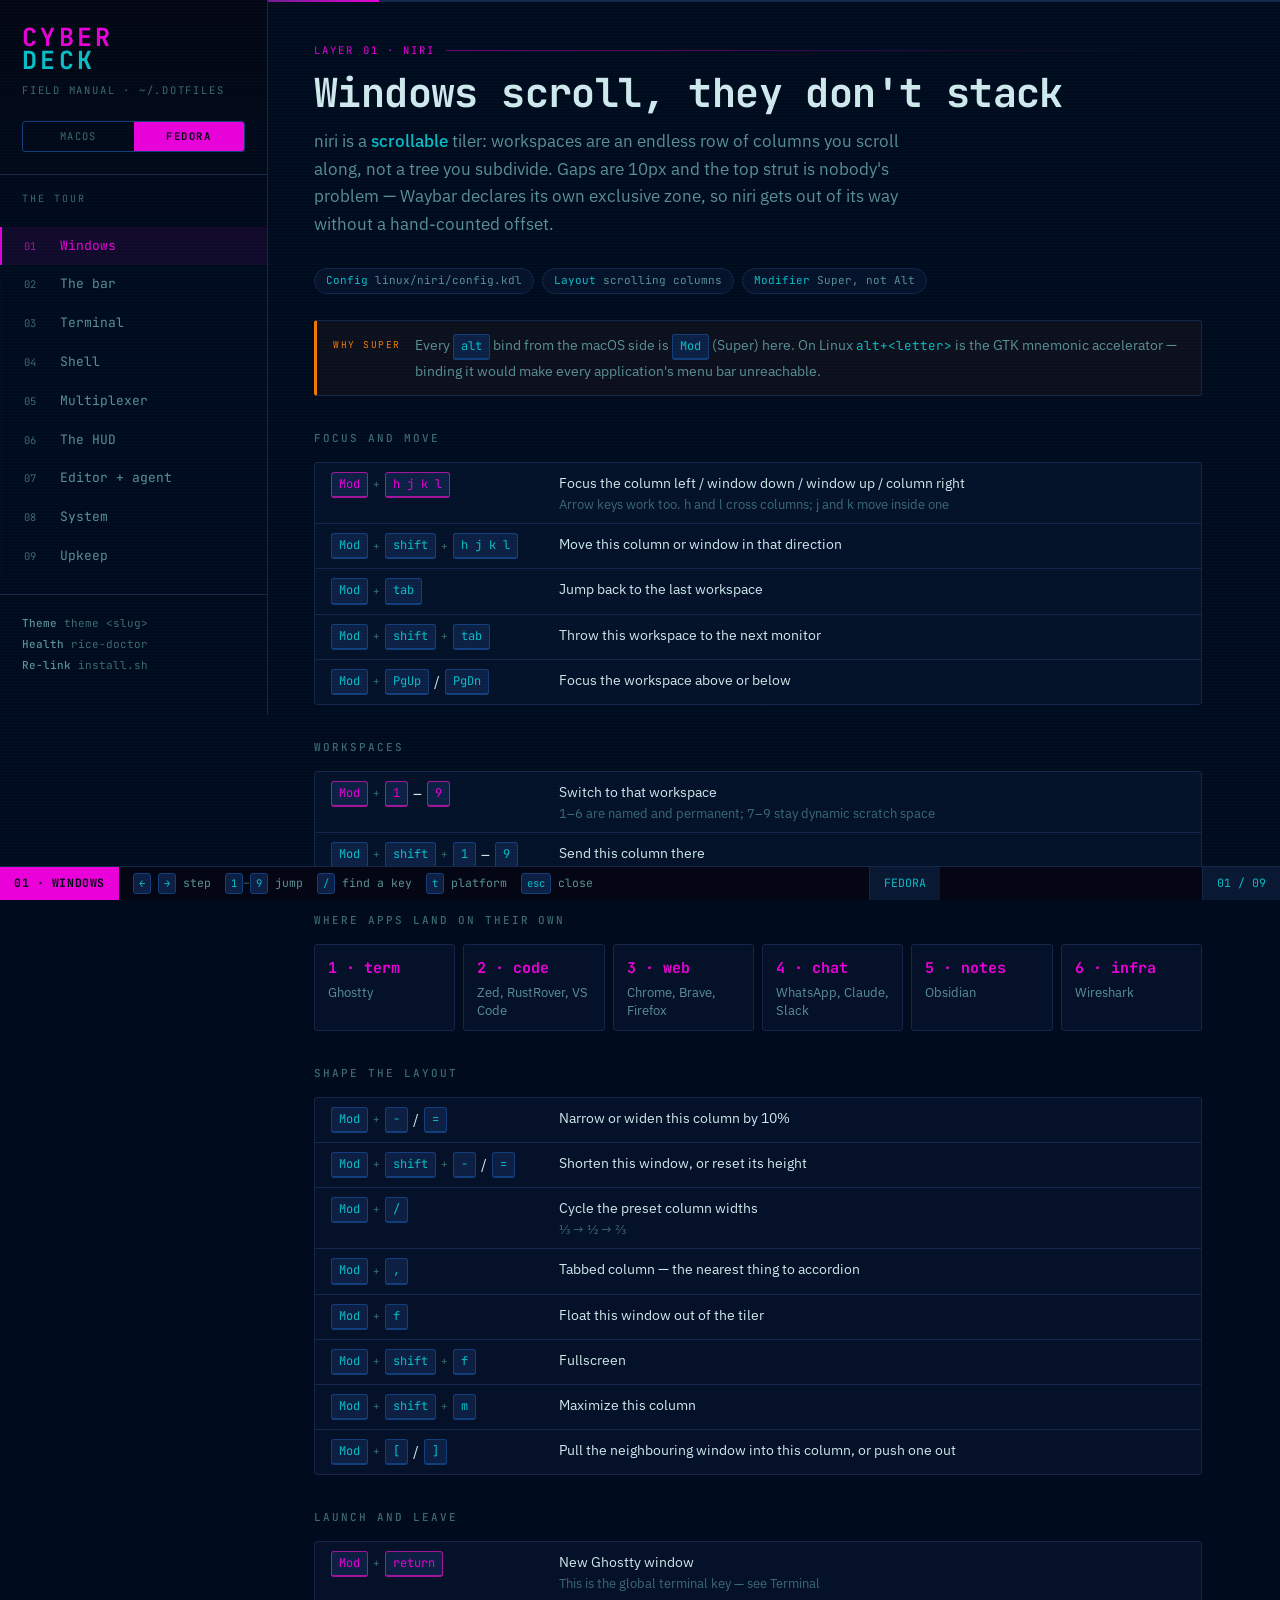
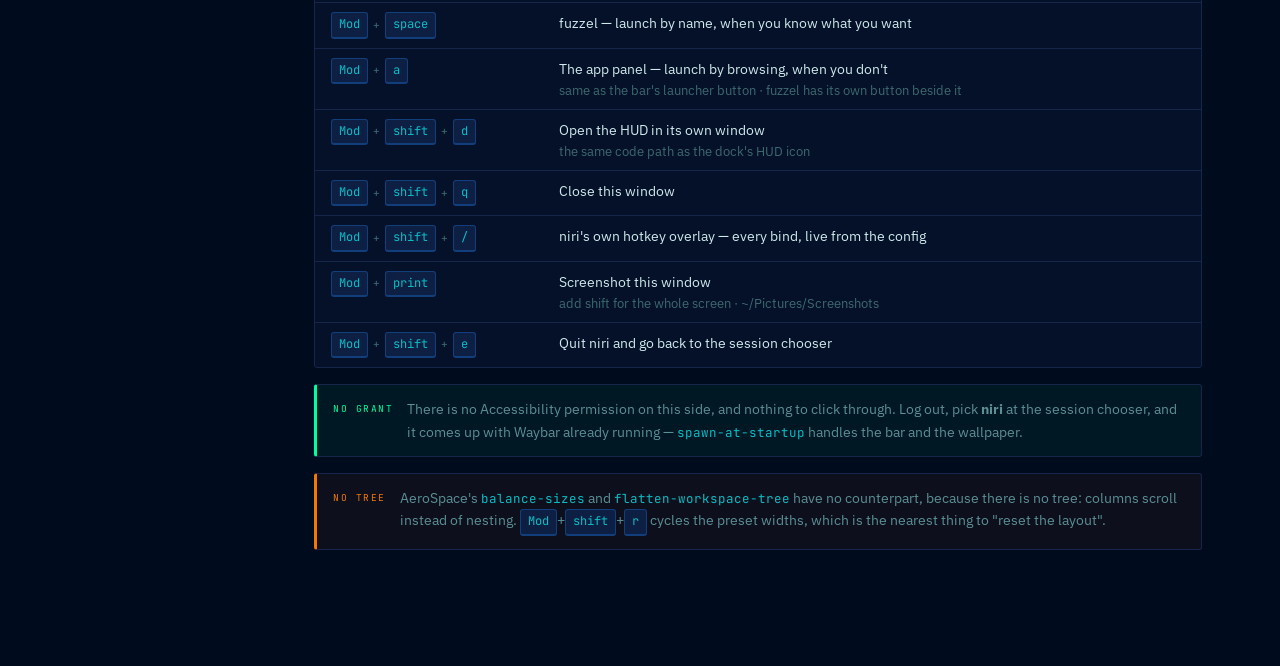
<file: docs/index.html>
<!doctype html>
<html lang="en">
<head>
  <meta charset="utf-8">
  <title>Cyberdeck Field Manual</title>
  <meta http-equiv="refresh" content="0; url=cyberdeck-manual.html">
  <link rel="canonical" href="cyberdeck-manual.html">
  <style>
    body { background:#000b1e; color:#0abdc6; font-family:ui-monospace,monospace;
           display:grid; place-items:center; height:100vh; margin:0; }
    a { color:#ea00d9; }
  </style>
</head>
<body>
  <p>Redirecting to the <a href="cyberdeck-manual.html">Cyberdeck Field Manual</a>…</p>
</body>
</html>
</file>
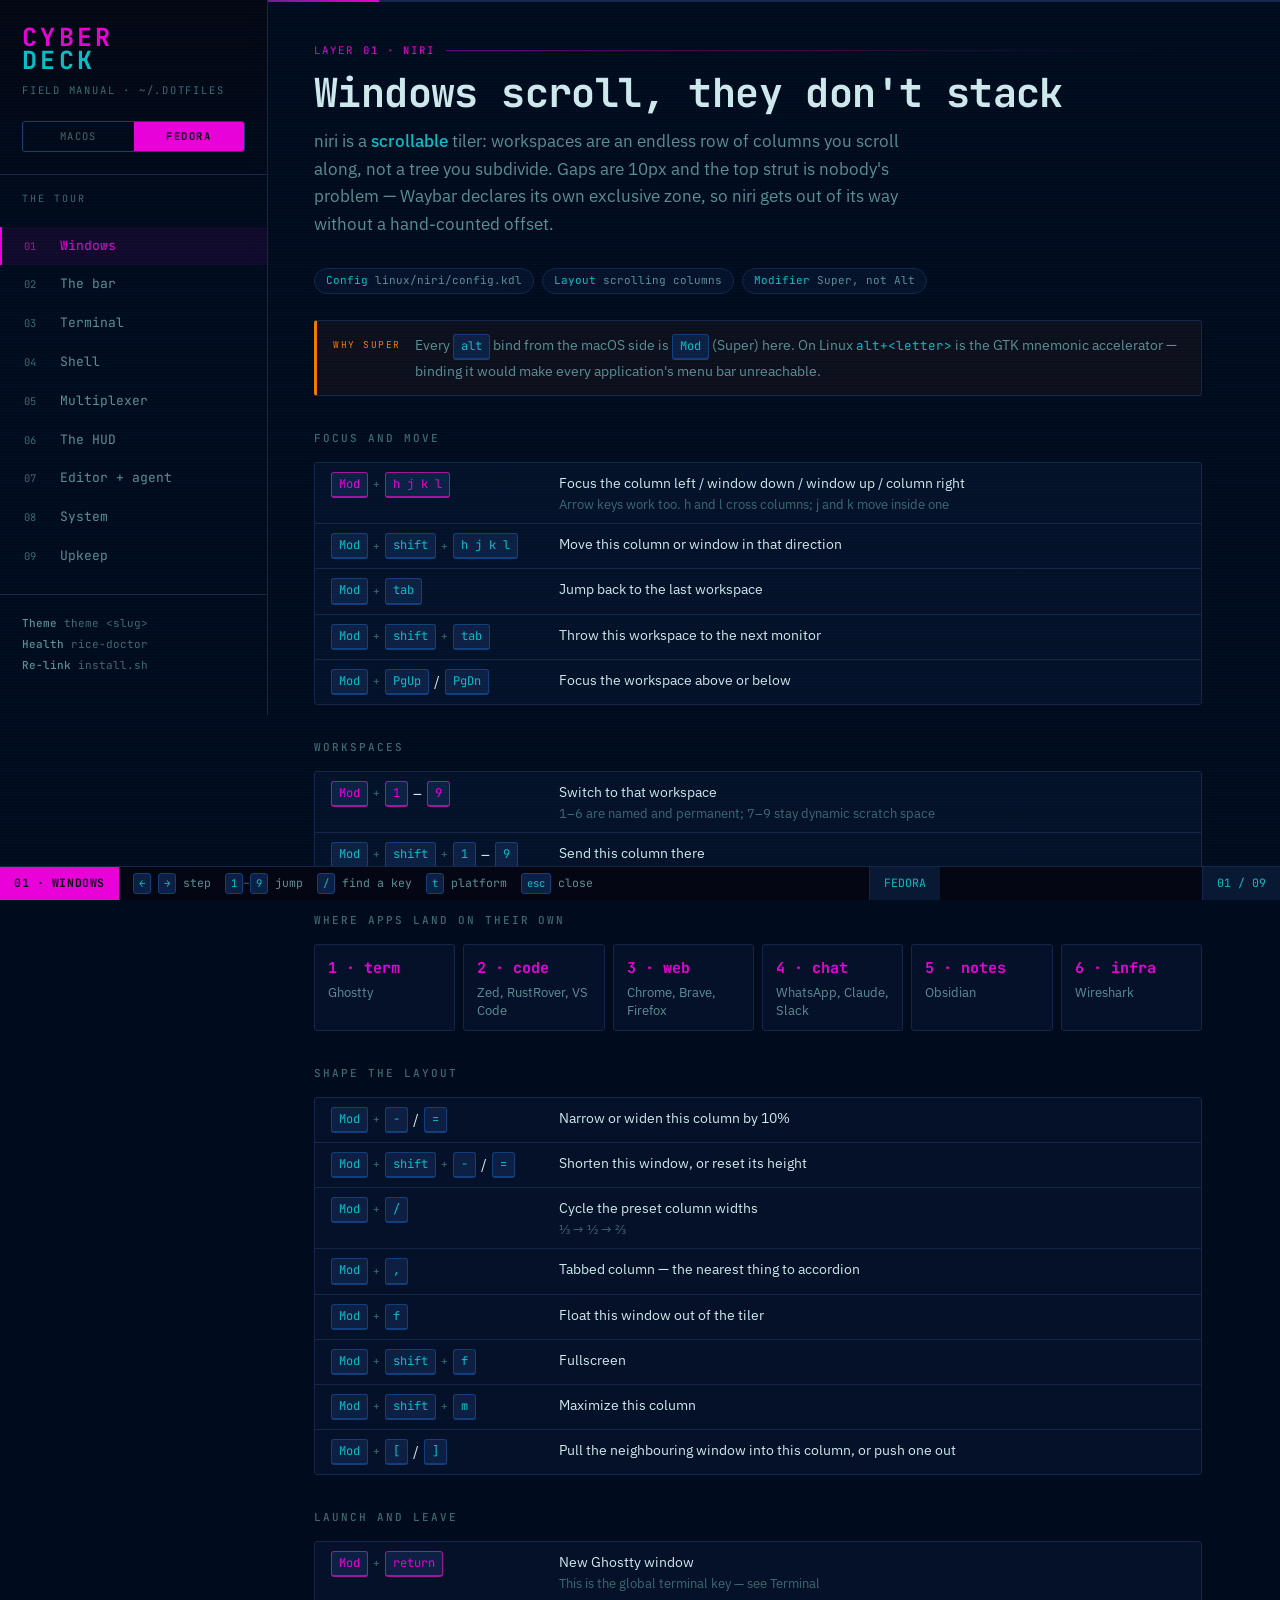
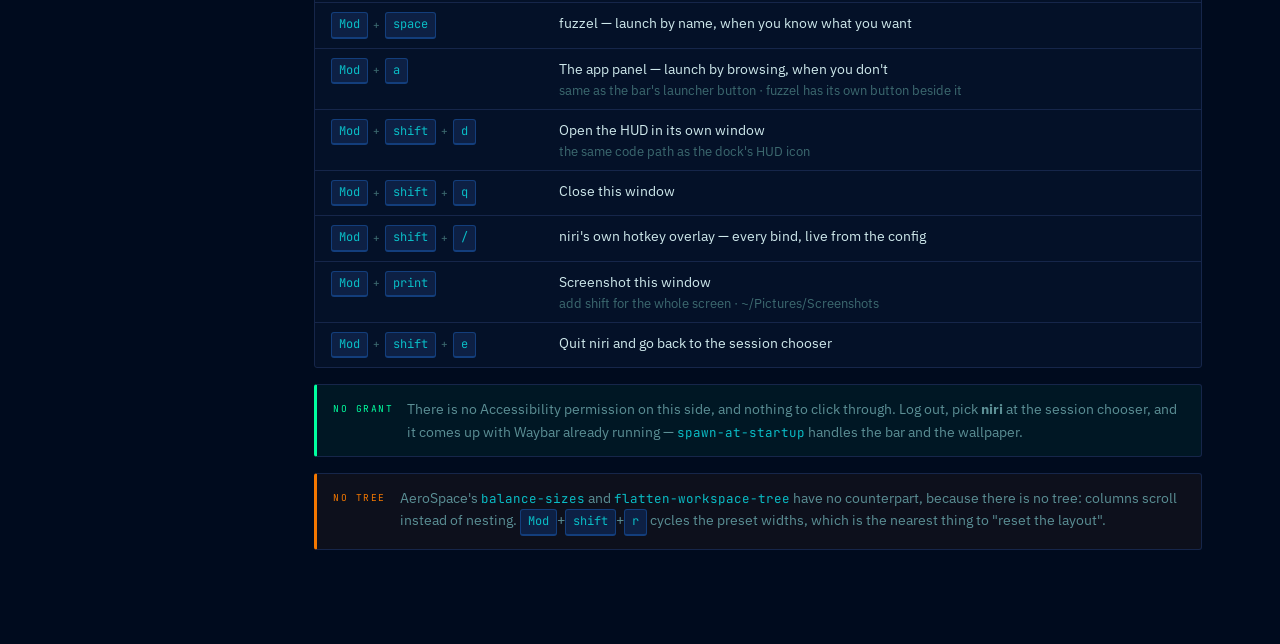
<file: docs/cyberdeck-manual.html>
<title>Cyberdeck Field Manual</title>
<link rel="preconnect" href="https://fonts.googleapis.com">
<link rel="preconnect" href="https://fonts.gstatic.com" crossorigin>
<link rel="stylesheet" href="https://fonts.googleapis.com/css2?family=IBM+Plex+Sans:ital,wght@0,400;0,500;0,600;1,400&family=JetBrains+Mono:ital,wght@0,400;0,500;0,700;1,400&display=swap">

<style>
  /* ---------------------------------------------------------------------
     Cyberdeck Field Manual
     Single-theme by design: this documents a neon terminal rice, so every
     colour is painted explicitly and no light variant exists.
     Palette mirrors ~/.dotfiles/palette.sh.
  --------------------------------------------------------------------- */
  :root {
    --ground:    #000b1e;
    --deepest:   #040713;
    --panel:     #091833;
    --panel-hi:  #0d2044;
    --line:      #133e7c;
    --line-soft: #16264a;

    --fg:        #cfe9ec;
    --fg-mid:    #0abdc6;
    --fg-dim:    #5b8f95;
    --fg-faint:  #3d6a70;

    --magenta:   #ea00d9;
    --magenta-d: #a3159a;
    --purple:    #711c91;
    --green:     #00ff9f;
    --yellow:    #f3e600;
    --orange:    #f57800;
    --red:       #ff0055;

    --mono: "JetBrains Mono", ui-monospace, SFMono-Regular, Menlo, monospace;
    --sans: "IBM Plex Sans", system-ui, -apple-system, "Segoe UI", sans-serif;

    --rail: 268px;
    --bar: 34px;
  }

  * { box-sizing: border-box; }

  body {
    margin: 0;
    background: var(--ground);
    color: var(--fg);
    font-family: var(--sans);
    font-size: 15px;
    line-height: 1.6;
    -webkit-font-smoothing: antialiased;
    min-height: 100vh;
  }

  /* Faint scanline wash — the one ambient flourish, borrowed from the wallpaper. */
  body::before {
    content: "";
    position: fixed;
    inset: 0;
    pointer-events: none;
    z-index: 5;
    background: repeating-linear-gradient(
      to bottom,
      rgba(10, 189, 198, 0.028) 0px,
      rgba(10, 189, 198, 0.028) 1px,
      transparent 1px,
      transparent 3px
    );
  }

  a { color: var(--fg-mid); }

  /* ---------------- the platform switch ----------------
     Every divergent block is tagged .only-macos or .only-linux; anything
     untagged is true on both and renders once. This pair of rules is the
     whole mechanism — the rest is one attribute on <html>. */
  html[data-os="macos"] .only-linux,
  html[data-os="linux"] .only-macos { display: none !important; }

  :focus-visible {
    outline: 2px solid var(--magenta);
    outline-offset: 2px;
  }

  /* ---------------- shell ---------------- */

  .deck {
    display: grid;
    grid-template-columns: var(--rail) minmax(0, 1fr);
    min-height: 100vh;
    padding-bottom: var(--bar);
  }

  /* ---------------- left rail ---------------- */

  .rail {
    border-right: 1px solid var(--line-soft);
    background: linear-gradient(180deg, var(--deepest), var(--ground) 40%);
    padding: 26px 0 40px;
    position: sticky;
    top: 0;
    align-self: start;
    max-height: 100vh;
    overflow-y: auto;
  }

  .brand {
    padding: 0 22px 22px;
    display: flex;
    flex-direction: column;
    gap: 10px;
  }

  /* Block wordmark echoing the fastfetch CYBERDECK logo. */
  .wordmark {
    font-family: var(--mono);
    font-weight: 700;
    font-size: 25px;
    line-height: 0.92;
    letter-spacing: 0.13em;
    margin: 0;
    text-transform: uppercase;
  }
  .wordmark .a { color: var(--magenta); display: block; }
  .wordmark .b { color: var(--fg-mid); display: block; }

  .brand-sub {
    font-family: var(--mono);
    font-size: 10.5px;
    letter-spacing: 0.17em;
    text-transform: uppercase;
    color: var(--fg-faint);
    margin: 0;
  }

  .osbar {
    display: grid;
    grid-template-columns: 1fr 1fr;
    margin: 0 22px 22px;
    border: 1px solid var(--line);
    border-radius: 3px;
    overflow: hidden;
  }
  .osbtn {
    all: unset;
    cursor: pointer;
    text-align: center;
    padding: 6px 0;
    font-family: var(--mono);
    font-size: 10.5px;
    letter-spacing: 0.14em;
    text-transform: uppercase;
    color: var(--fg-faint);
    transition: color .12s, background .12s;
  }
  .osbtn:hover { color: var(--fg-mid); background: rgba(19, 62, 124, 0.2); }
  .osbtn[aria-pressed="true"] {
    color: var(--deepest);
    background: var(--magenta);
    font-weight: 700;
  }

  /* A key that exists on one platform only, shown inline next to its
     counterpart rather than in a note nobody reads. */
  .xplat {
    font-family: var(--mono);
    font-size: 11px;
    color: var(--fg-faint);
    white-space: nowrap;
  }

  .rail-label {
    font-family: var(--mono);
    font-size: 10px;
    letter-spacing: 0.2em;
    text-transform: uppercase;
    color: var(--fg-faint);
    padding: 0 22px 10px;
    border-top: 1px solid var(--line-soft);
    padding-top: 16px;
  }

  .nav { display: flex; flex-direction: column; }

  .nav button {
    all: unset;
    cursor: pointer;
    display: grid;
    grid-template-columns: 26px 1fr;
    align-items: baseline;
    gap: 10px;
    padding: 9px 22px;
    border-left: 2px solid transparent;
    font-family: var(--mono);
    font-size: 13px;
    color: var(--fg-dim);
    transition: color .12s, background .12s, border-color .12s;
  }
  .nav button:hover { color: var(--fg-mid); background: rgba(19, 62, 124, 0.16); }
  .nav button .idx {
    font-size: 10.5px;
    color: var(--fg-faint);
    font-variant-numeric: tabular-nums;
  }
  .nav button[aria-current="true"] {
    color: var(--magenta);
    border-left-color: var(--magenta);
    background: rgba(234, 0, 217, 0.07);
  }
  .nav button[aria-current="true"] .idx { color: var(--magenta-d); }

  .rail-foot {
    padding: 18px 22px 0;
    margin-top: 18px;
    border-top: 1px solid var(--line-soft);
    font-family: var(--mono);
    font-size: 11px;
    color: var(--fg-faint);
    line-height: 1.9;
  }
  .rail-foot b { color: var(--fg-dim); font-weight: 500; }

  /* ---------------- main column ---------------- */

  .main { min-width: 0; padding: 0 0 60px; }

  .progress {
    height: 2px;
    background: var(--line-soft);
    position: sticky;
    top: 0;
    z-index: 4;
  }
  .progress i {
    display: block;
    height: 100%;
    background: linear-gradient(90deg, var(--purple), var(--magenta));
    transition: width .25s ease;
  }

  .panel { padding: 40px 46px 0; max-width: 980px; }
  .panel[hidden] { display: none; }

  .eyebrow {
    font-family: var(--mono);
    font-size: 10.5px;
    letter-spacing: 0.2em;
    text-transform: uppercase;
    color: var(--magenta);
    margin: 0 0 12px;
    display: flex;
    align-items: center;
    gap: 10px;
  }
  .eyebrow::after {
    content: "";
    flex: 1;
    height: 1px;
    background: linear-gradient(90deg, rgba(234,0,217,.45), transparent);
  }

  h1 {
    font-family: var(--mono);
    font-weight: 700;
    font-size: clamp(28px, 3.6vw, 40px);
    line-height: 1.08;
    letter-spacing: -0.015em;
    margin: 0 0 14px;
    color: var(--fg);
    text-wrap: balance;
  }

  .lede {
    font-size: 17px;
    line-height: 1.62;
    color: var(--fg-dim);
    max-width: 62ch;
    margin: 0 0 30px;
  }
  .lede strong { color: var(--fg-mid); font-weight: 500; }

  h2 {
    font-family: var(--mono);
    font-size: 11px;
    letter-spacing: 0.18em;
    text-transform: uppercase;
    color: var(--fg-faint);
    margin: 34px 0 14px;
    font-weight: 500;
  }

  /* ---------------- key tables ---------------- */

  .keys {
    border: 1px solid var(--line-soft);
    border-radius: 3px;
    overflow: hidden;
    background: rgba(9, 24, 51, 0.5);
  }
  .keys .row {
    display: grid;
    grid-template-columns: minmax(150px, 210px) 1fr;
    gap: 18px;
    padding: 9px 16px;
    border-top: 1px solid var(--line-soft);
    align-items: baseline;
  }
  .keys .row:first-child { border-top: 0; }
  .keys .row:hover { background: rgba(19, 62, 124, 0.17); }
  .keys .act { color: var(--fg); font-size: 14px; }
  .keys .act em {
    font-style: normal;
    color: var(--fg-faint);
    font-size: 12.5px;
    display: block;
  }

  kbd {
    font-family: var(--mono);
    font-size: 12px;
    color: var(--fg-mid);
    background: var(--panel-hi);
    border: 1px solid var(--line);
    border-bottom-width: 2px;
    border-radius: 3px;
    padding: 2px 7px;
    white-space: nowrap;
    display: inline-block;
  }
  kbd.accent { color: var(--magenta); border-color: var(--magenta-d); }
  .kseq { display: flex; flex-wrap: wrap; gap: 5px; align-items: center; }
  .kseq .plus { color: var(--fg-faint); font-family: var(--mono); font-size: 11px; }

  /* ---------------- command list ---------------- */

  .cmds { display: flex; flex-direction: column; gap: 1px; }
  .cmd {
    display: grid;
    grid-template-columns: minmax(190px, 260px) 1fr;
    gap: 18px;
    padding: 10px 16px;
    background: rgba(9, 24, 51, 0.5);
    border-left: 2px solid var(--purple);
    align-items: baseline;
  }
  .cmd code {
    font-family: var(--mono);
    font-size: 13px;
    color: var(--green);
    word-break: break-word;
  }
  .cmd span { color: var(--fg-dim); font-size: 14px; }

  /* ---------------- notes ---------------- */

  .note {
    display: grid;
    grid-template-columns: auto 1fr;
    gap: 14px;
    padding: 13px 16px;
    border: 1px solid var(--line-soft);
    border-left: 3px solid var(--orange);
    border-radius: 3px;
    background: rgba(245, 120, 0, 0.05);
    margin-top: 16px;
    align-items: start;
  }
  .note.blocked { border-left-color: var(--red); background: rgba(255, 0, 85, 0.05); }
  .note.good { border-left-color: var(--green); background: rgba(0, 255, 159, 0.05); }
  .note .tag {
    font-family: var(--mono);
    font-size: 9.5px;
    letter-spacing: 0.16em;
    text-transform: uppercase;
    color: var(--orange);
    padding-top: 3px;
    white-space: nowrap;
  }
  .note.blocked .tag { color: var(--red); }
  .note.good .tag { color: var(--green); }
  .note p { margin: 0; font-size: 14px; color: var(--fg-dim); }
  .note code {
    font-family: var(--mono);
    font-size: 12.5px;
    color: var(--fg-mid);
  }

  /* ---------------- meta strip ---------------- */

  .meta {
    display: flex;
    flex-wrap: wrap;
    gap: 8px;
    margin-bottom: 26px;
  }
  .chip {
    font-family: var(--mono);
    font-size: 11px;
    color: var(--fg-dim);
    border: 1px solid var(--line-soft);
    border-radius: 999px;
    padding: 3px 11px;
    background: rgba(9, 24, 51, 0.6);
  }
  .chip b { color: var(--fg-mid); font-weight: 400; }

  /* ---------------- workspace map ---------------- */

  .wsmap { display: grid; grid-template-columns: repeat(auto-fit, minmax(128px, 1fr)); gap: 8px; }
  .ws {
    border: 1px solid var(--line-soft);
    border-radius: 3px;
    padding: 11px 13px;
    background: rgba(9, 24, 51, 0.5);
  }
  .ws .n {
    font-family: var(--mono);
    font-size: 15px;
    color: var(--magenta);
    font-weight: 700;
  }
  .ws .apps { font-size: 12.5px; color: var(--fg-dim); margin-top: 3px; line-height: 1.45; }

  /* ---------------- hud grid diagram ---------------- */

  .hudgrid {
    display: grid;
    grid-template-columns: 1fr 1fr;
    gap: 6px;
    border: 1px solid var(--magenta-d);
    border-radius: 3px;
    padding: 6px;
    background: var(--deepest);
  }
  .hudpane {
    border: 1px solid var(--line);
    border-radius: 2px;
    padding: 13px;
    min-height: 82px;
    background: rgba(9, 24, 51, 0.6);
  }
  .hudpane .t {
    font-family: var(--mono);
    font-size: 12.5px;
    color: var(--fg-mid);
  }
  .hudpane .d { font-size: 12.5px; color: var(--fg-faint); margin-top: 4px; line-height: 1.45; }

  /* ---------------- search ---------------- */

  .searchwrap { padding: 34px 46px 0; max-width: 980px; }
  .searchbox {
    display: flex;
    align-items: center;
    gap: 10px;
    border: 1px solid var(--magenta-d);
    border-radius: 3px;
    background: var(--panel);
    padding: 9px 14px;
  }
  .searchbox .p { font-family: var(--mono); color: var(--magenta); font-size: 14px; }
  .searchbox input {
    all: unset;
    flex: 1;
    font-family: var(--mono);
    font-size: 14px;
    color: var(--fg);
    min-width: 0;
  }
  .searchbox input::placeholder { color: var(--fg-faint); }
  .searchbox .esc { font-family: var(--mono); font-size: 10.5px; color: var(--fg-faint); }

  .results { margin-top: 16px; display: flex; flex-direction: column; gap: 1px; }
  .result {
    display: grid;
    grid-template-columns: minmax(140px, 190px) 1fr auto;
    gap: 16px;
    align-items: baseline;
    padding: 9px 16px;
    background: rgba(9, 24, 51, 0.5);
    border-left: 2px solid var(--line);
  }
  .result .where {
    font-family: var(--mono);
    font-size: 10.5px;
    letter-spacing: 0.12em;
    text-transform: uppercase;
    color: var(--fg-faint);
  }
  .result .act { font-size: 14px; color: var(--fg); }
  .noresult {
    font-family: var(--mono);
    font-size: 13px;
    color: var(--fg-faint);
    padding: 18px 16px;
  }

  /* ---------------- bottom status bar (echoes tmux) ---------------- */

  .statusbar {
    position: fixed;
    left: 0; right: 0; bottom: 0;
    height: var(--bar);
    z-index: 6;
    display: flex;
    align-items: stretch;
    background: var(--deepest);
    border-top: 1px solid var(--line-soft);
    font-family: var(--mono);
    font-size: 11.5px;
  }
  .sb-left {
    background: var(--magenta);
    color: var(--deepest);
    font-weight: 700;
    display: flex;
    align-items: center;
    padding: 0 14px;
    letter-spacing: 0.05em;
  }
  .sb-mid {
    display: flex;
    align-items: center;
    padding: 0 14px;
    color: var(--fg-faint);
    gap: 14px;
    overflow-x: auto;
    white-space: nowrap;
    scrollbar-width: none;
  }
  .sb-mid::-webkit-scrollbar { display: none; }
  .sb-mid b { color: var(--fg-dim); font-weight: 400; }
  .sb-mid kbd { font-size: 10.5px; padding: 1px 5px; border-bottom-width: 1px; }
  .sb-right {
    margin-left: auto;
    display: flex;
    align-items: center;
    padding: 0 14px;
    color: var(--fg-mid);
    background: var(--panel);
    border-left: 1px solid var(--line-soft);
    font-variant-numeric: tabular-nums;
    white-space: nowrap;
  }

  /* ---------------- responsive ---------------- */

  @media (max-width: 860px) {
    .deck { grid-template-columns: 1fr; }
    .rail {
      position: static;
      max-height: none;
      border-right: 0;
      border-bottom: 1px solid var(--line-soft);
    }
    .nav { flex-direction: row; overflow-x: auto; }
    .nav button { white-space: nowrap; border-left: 0; border-bottom: 2px solid transparent; }
    .nav button[aria-current="true"] { border-left-color: transparent; border-bottom-color: var(--magenta); }
    .rail-foot { display: none; }
    .panel, .searchwrap { padding-left: 20px; padding-right: 20px; }
    .keys .row, .cmd, .result { grid-template-columns: 1fr; gap: 5px; }
  }

  @media (prefers-reduced-motion: reduce) {
    * { animation: none !important; transition: none !important; }
  }
</style>

<div class="deck">

  <!-- ============================= RAIL ============================= -->
  <aside class="rail">
    <div class="brand">
      <h2 class="wordmark" style="margin:0;">
        <span class="a">Cyber</span><span class="b">deck</span>
      </h2>
      <p class="brand-sub">Field manual · ~/.dotfiles</p>
    </div>

    <div class="osbar" role="group" aria-label="Platform">
      <button type="button" class="osbtn" data-set-os="macos">macOS</button>
      <button type="button" class="osbtn" data-set-os="linux">Fedora</button>
    </div>

    <p class="rail-label">The tour</p>
    <nav class="nav" id="nav" aria-label="Layers"></nav>

    <div class="rail-foot">
      <b>Theme</b> theme &lt;slug&gt;<br>
      <b>Health</b> rice-doctor<br>
      <b>Re-link</b> install.sh
    </div>
  </aside>

  <!-- ============================= MAIN ============================= -->
  <main class="main">
    <div class="progress"><i id="bar" style="width:11%"></i></div>

    <!-- search overlay panel -->
    <div class="searchwrap" id="searchwrap" hidden>
      <div class="searchbox">
        <span class="p">/</span>
        <input id="q" type="text" placeholder="filter every key and command…" autocomplete="off" spellcheck="false">
        <span class="esc">ESC to close</span>
      </div>
      <div class="results" id="results"></div>
    </div>

    <div id="panels">

      <!-- ---------------- 1 · WINDOWS ---------------- -->
      <section class="panel" data-title="Windows">

        <!-- .......... macOS .......... -->
        <div class="only-macos">
        <p class="eyebrow">Layer 01 · AeroSpace</p>
        <h1>Windows tile themselves</h1>
        <p class="lede">AeroSpace tiles every window into workspaces. It runs with <strong>SIP intact</strong> — that's why it was chosen over yabai, whose best features need SIP disabled. Gaps are 10px, except 42px at the top where the bar sits.</p>

        <div class="meta">
          <span class="chip"><b>Config</b> macos/aerospace/aerospace.toml</span>
          <span class="chip"><b>Layout</b> tiles, auto orientation</span>
          <span class="chip"><b>Starts</b> at login</span>
        </div>

        <h2>Focus and move</h2>
        <div class="keys">
          <div class="row"><div class="kseq"><kbd>alt</kbd><span class="plus">+</span><kbd>h j k l</kbd></div><div class="act">Focus the window left / down / up / right <em>Arrow keys work too</em></div></div>
          <div class="row"><div class="kseq"><kbd>alt</kbd><span class="plus">+</span><kbd>shift</kbd><span class="plus">+</span><kbd>h j k l</kbd></div><div class="act">Move this window in that direction</div></div>
          <div class="row"><div class="kseq"><kbd>alt</kbd><span class="plus">+</span><kbd>tab</kbd></div><div class="act">Jump back to the last workspace</div></div>
          <div class="row"><div class="kseq"><kbd>alt</kbd><span class="plus">+</span><kbd>shift</kbd><span class="plus">+</span><kbd>tab</kbd></div><div class="act">Throw this workspace to the next monitor</div></div>
        </div>

        <h2>Workspaces</h2>
        <div class="keys">
          <div class="row"><div class="kseq"><kbd class="accent">alt</kbd><span class="plus">+</span><kbd class="accent">1</kbd>–<kbd class="accent">9</kbd></div><div class="act">Switch to that workspace</div></div>
          <div class="row"><div class="kseq"><kbd>alt</kbd><span class="plus">+</span><kbd>shift</kbd><span class="plus">+</span><kbd>1</kbd>–<kbd>9</kbd></div><div class="act">Send this window there and follow it</div></div>
        </div>

        <h2>Where apps land on their own</h2>
        <div class="wsmap">
          <div class="ws"><div class="n">1</div><div class="apps">Ghostty</div></div>
          <div class="ws"><div class="n">2</div><div class="apps">Zed, RustRover, VS Code</div></div>
          <div class="ws"><div class="n">3</div><div class="apps">Chrome, Safari, Brave</div></div>
          <div class="ws"><div class="n">4</div><div class="apps">WhatsApp, Claude</div></div>
          <div class="ws"><div class="n">5</div><div class="apps">Obsidian</div></div>
          <div class="ws"><div class="n">6</div><div class="apps">OrbStack</div></div>
        </div>

        <h2>Shape the layout</h2>
        <div class="keys">
          <div class="row"><div class="kseq"><kbd>alt</kbd><span class="plus">+</span><kbd>-</kbd> / <kbd>=</kbd></div><div class="act">Shrink or grow the focused window by 50px</div></div>
          <div class="row"><div class="kseq"><kbd>alt</kbd><span class="plus">+</span><kbd>shift</kbd><span class="plus">+</span><kbd>=</kbd></div><div class="act">Balance every window to equal size</div></div>
          <div class="row"><div class="kseq"><kbd>alt</kbd><span class="plus">+</span><kbd>/</kbd></div><div class="act">Tiles layout — flip horizontal / vertical</div></div>
          <div class="row"><div class="kseq"><kbd>alt</kbd><span class="plus">+</span><kbd>,</kbd></div><div class="act">Accordion layout</div></div>
          <div class="row"><div class="kseq"><kbd>alt</kbd><span class="plus">+</span><kbd>f</kbd></div><div class="act">Float this window out of the tiler</div></div>
          <div class="row"><div class="kseq"><kbd>alt</kbd><span class="plus">+</span><kbd>shift</kbd><span class="plus">+</span><kbd>f</kbd></div><div class="act">Fullscreen</div></div>
          <div class="row"><div class="kseq"><kbd>alt</kbd><span class="plus">+</span><kbd>shift</kbd><span class="plus">+</span><kbd>&#39;</kbd></div><div class="act">Join this window with the one to its right</div></div>
        </div>

        <h2>Modes — hands stay on the keys</h2>
        <div class="keys">
          <div class="row"><div class="kseq"><kbd>alt</kbd><span class="plus">+</span><kbd>shift</kbd><span class="plus">+</span><kbd>r</kbd></div><div class="act">Resize mode <em>h j k l to resize, b balances, esc or enter leaves</em></div></div>
          <div class="row"><div class="kseq"><kbd>alt</kbd><span class="plus">+</span><kbd>shift</kbd><span class="plus">+</span><kbd>;</kbd></div><div class="act">Service mode — the escape hatches <em>r resets the layout · f floats · backspace closes every other window · esc reloads the config</em></div></div>
        </div>

        <div class="note blocked">
          <span class="tag">Blocked</span>
          <p>If the CLI says it can't connect while AeroSpace is clearly running, Accessibility permission hasn't been granted. Open <code>System Settings ▸ Privacy &amp; Security ▸ Accessibility</code> and enable AeroSpace. This is the one step that can't be scripted.</p>
        </div>
        </div>

        <!-- .......... Fedora .......... -->
        <div class="only-linux">
        <p class="eyebrow">Layer 01 · niri</p>
        <h1>Windows scroll, they don't stack</h1>
        <p class="lede">niri is a <strong>scrollable</strong> tiler: workspaces are an endless row of columns you scroll along, not a tree you subdivide. Gaps are 10px and the top strut is nobody's problem — Waybar declares its own exclusive zone, so niri gets out of its way without a hand-counted offset.</p>

        <div class="meta">
          <span class="chip"><b>Config</b> linux/niri/config.kdl</span>
          <span class="chip"><b>Layout</b> scrolling columns</span>
          <span class="chip"><b>Modifier</b> Super, not Alt</span>
        </div>

        <div class="note">
          <span class="tag">Why Super</span>
          <p>Every <kbd>alt</kbd> bind from the macOS side is <kbd>Mod</kbd> (Super) here. On Linux <code>alt+&lt;letter&gt;</code> is the GTK mnemonic accelerator — binding it would make every application's menu bar unreachable.</p>
        </div>

        <h2>Focus and move</h2>
        <div class="keys">
          <div class="row"><div class="kseq"><kbd class="accent">Mod</kbd><span class="plus">+</span><kbd class="accent">h j k l</kbd></div><div class="act">Focus the column left / window down / window up / column right <em>Arrow keys work too. h and l cross columns; j and k move inside one</em></div></div>
          <div class="row"><div class="kseq"><kbd>Mod</kbd><span class="plus">+</span><kbd>shift</kbd><span class="plus">+</span><kbd>h j k l</kbd></div><div class="act">Move this column or window in that direction</div></div>
          <div class="row"><div class="kseq"><kbd>Mod</kbd><span class="plus">+</span><kbd>tab</kbd></div><div class="act">Jump back to the last workspace</div></div>
          <div class="row"><div class="kseq"><kbd>Mod</kbd><span class="plus">+</span><kbd>shift</kbd><span class="plus">+</span><kbd>tab</kbd></div><div class="act">Throw this workspace to the next monitor</div></div>
          <div class="row"><div class="kseq"><kbd>Mod</kbd><span class="plus">+</span><kbd>PgUp</kbd> / <kbd>PgDn</kbd></div><div class="act">Focus the workspace above or below</div></div>
        </div>

        <h2>Workspaces</h2>
        <div class="keys">
          <div class="row"><div class="kseq"><kbd class="accent">Mod</kbd><span class="plus">+</span><kbd class="accent">1</kbd>–<kbd class="accent">9</kbd></div><div class="act">Switch to that workspace <em>1–6 are named and permanent; 7–9 stay dynamic scratch space</em></div></div>
          <div class="row"><div class="kseq"><kbd>Mod</kbd><span class="plus">+</span><kbd>shift</kbd><span class="plus">+</span><kbd>1</kbd>–<kbd>9</kbd></div><div class="act">Send this column there</div></div>
        </div>

        <h2>Where apps land on their own</h2>
        <div class="wsmap">
          <div class="ws"><div class="n">1 · term</div><div class="apps">Ghostty</div></div>
          <div class="ws"><div class="n">2 · code</div><div class="apps">Zed, RustRover, VS Code</div></div>
          <div class="ws"><div class="n">3 · web</div><div class="apps">Chrome, Brave, Firefox</div></div>
          <div class="ws"><div class="n">4 · chat</div><div class="apps">WhatsApp, Claude, Slack</div></div>
          <div class="ws"><div class="n">5 · notes</div><div class="apps">Obsidian</div></div>
          <div class="ws"><div class="n">6 · infra</div><div class="apps">Wireshark</div></div>
        </div>

        <h2>Shape the layout</h2>
        <div class="keys">
          <div class="row"><div class="kseq"><kbd>Mod</kbd><span class="plus">+</span><kbd>-</kbd> / <kbd>=</kbd></div><div class="act">Narrow or widen this column by 10%</div></div>
          <div class="row"><div class="kseq"><kbd>Mod</kbd><span class="plus">+</span><kbd>shift</kbd><span class="plus">+</span><kbd>-</kbd> / <kbd>=</kbd></div><div class="act">Shorten this window, or reset its height</div></div>
          <div class="row"><div class="kseq"><kbd>Mod</kbd><span class="plus">+</span><kbd>/</kbd></div><div class="act">Cycle the preset column widths <em>⅓ → ½ → ⅔</em></div></div>
          <div class="row"><div class="kseq"><kbd>Mod</kbd><span class="plus">+</span><kbd>,</kbd></div><div class="act">Tabbed column — the nearest thing to accordion</div></div>
          <div class="row"><div class="kseq"><kbd>Mod</kbd><span class="plus">+</span><kbd>f</kbd></div><div class="act">Float this window out of the tiler</div></div>
          <div class="row"><div class="kseq"><kbd>Mod</kbd><span class="plus">+</span><kbd>shift</kbd><span class="plus">+</span><kbd>f</kbd></div><div class="act">Fullscreen</div></div>
          <div class="row"><div class="kseq"><kbd>Mod</kbd><span class="plus">+</span><kbd>shift</kbd><span class="plus">+</span><kbd>m</kbd></div><div class="act">Maximize this column</div></div>
          <div class="row"><div class="kseq"><kbd>Mod</kbd><span class="plus">+</span><kbd>[</kbd> / <kbd>]</kbd></div><div class="act">Pull the neighbouring window into this column, or push one out</div></div>
        </div>

        <h2>Launch and leave</h2>
        <div class="keys">
          <div class="row"><div class="kseq"><kbd class="accent">Mod</kbd><span class="plus">+</span><kbd class="accent">return</kbd></div><div class="act">New Ghostty window <em>This is the global terminal key — see Terminal</em></div></div>
          <div class="row"><div class="kseq"><kbd>Mod</kbd><span class="plus">+</span><kbd>space</kbd></div><div class="act">fuzzel — launch by name, when you know what you want</div></div>
          <div class="row"><div class="kseq"><kbd>Mod</kbd><span class="plus">+</span><kbd>a</kbd></div><div class="act">The app panel — launch by browsing, when you don't <em>same as the bar's launcher button · fuzzel has its own button beside it</em></div></div>
          <div class="row"><div class="kseq"><kbd>Mod</kbd><span class="plus">+</span><kbd>shift</kbd><span class="plus">+</span><kbd>d</kbd></div><div class="act">Open the HUD in its own window <em>the same code path as the dock's HUD icon</em></div></div>
          <div class="row"><div class="kseq"><kbd>Mod</kbd><span class="plus">+</span><kbd>shift</kbd><span class="plus">+</span><kbd>q</kbd></div><div class="act">Close this window</div></div>
          <div class="row"><div class="kseq"><kbd>Mod</kbd><span class="plus">+</span><kbd>shift</kbd><span class="plus">+</span><kbd>/</kbd></div><div class="act">niri's own hotkey overlay — every bind, live from the config</div></div>
          <div class="row"><div class="kseq"><kbd>Mod</kbd><span class="plus">+</span><kbd>print</kbd></div><div class="act">Screenshot this window <em>add shift for the whole screen · ~/Pictures/Screenshots</em></div></div>
          <div class="row"><div class="kseq"><kbd>Mod</kbd><span class="plus">+</span><kbd>shift</kbd><span class="plus">+</span><kbd>e</kbd></div><div class="act">Quit niri and go back to the session chooser</div></div>
        </div>

        <div class="note good">
          <span class="tag">No grant</span>
          <p>There is no Accessibility permission on this side, and nothing to click through. Log out, pick <b>niri</b> at the session chooser, and it comes up with Waybar already running — <code>spawn-at-startup</code> handles the bar and the wallpaper.</p>
        </div>

        <div class="note">
          <span class="tag">No tree</span>
          <p>AeroSpace's <code>balance-sizes</code> and <code>flatten-workspace-tree</code> have no counterpart, because there is no tree: columns scroll instead of nesting. <kbd>Mod</kbd>+<kbd>shift</kbd>+<kbd>r</kbd> cycles the preset widths, which is the nearest thing to "reset the layout".</p>
        </div>
        </div>
      </section>

      <!-- ---------------- 2 · THE BAR ---------------- -->
      <section class="panel" data-title="The bar">

        <!-- .......... macOS .......... -->
        <div class="only-macos">
        <p class="eyebrow">Layer 02 · SketchyBar + JankyBorders</p>
        <h1>The bar reads your own network</h1>
        <p class="lede">macOS's menu bar is hidden; SketchyBar replaces it with 18 items. The interesting part: the <strong>net</strong> and <strong>link</strong> items aren't shelling out to netstat and ping — they scrape <strong>netwatch's own daemon</strong>.</p>

        <div class="meta">
          <span class="chip"><b>Config</b> macos/sketchybar/sketchybarrc</span>
          <span class="chip"><b>Feed</b> 127.0.0.1:9464</span>
          <span class="chip"><b>Cost</b> 0.4% CPU · 15MB</span>
        </div>

        <h2>What's up there</h2>
        <div class="keys">
          <div class="row"><div class="kseq"><kbd>spaces</kbd></div><div class="act">Live AeroSpace workspaces — the focused one glows magenta</div></div>
          <div class="row"><div class="kseq"><kbd>front_app</kbd></div><div class="act">Whatever app currently has focus</div></div>
          <div class="row"><div class="kseq"><kbd>cpu · mem · disk</kbd></div><div class="act">System vitals <em>a shell plugin each — top, memory_pressure and df have to be parsed</em></div></div>
          <div class="row"><div class="kseq"><kbd class="accent">net</kbd></div><div class="act">Throughput up and down <em>from netwatch, not netstat</em></div></div>
          <div class="row"><div class="kseq"><kbd class="accent">link</kbd></div><div class="act">Gateway RTT, DNS RTT, loss ratio, live connection count</div></div>
          <div class="row"><div class="kseq"><kbd>battery · clock</kbd></div><div class="act">The usual suspects, in the palette</div></div>
        </div>

        <h2>Driving it</h2>
        <div class="cmds">
          <div class="cmd"><code>brew services restart sketchybar</code><span>Restart the bar after a config edit</span></div>
          <div class="cmd"><code>sketchybar --reload</code><span>Reload without a full restart</span></div>
          <div class="cmd"><code>curl -s 127.0.0.1:9464/metrics</code><span>Read the raw feed the bar is drinking from</span></div>
          <div class="cmd"><code>launchctl kickstart -k gui/501/io.matt.netwatch-metrics</code><span>Restart the netwatch daemon behind it</span></div>
        </div>

        <div class="note">
          <span class="tag">Gotcha</span>
          <p><code>launchctl bootout</code> is asynchronous — bootstrapping straight after it races the teardown and fails silently. Always <code>kickstart</code> a service that's already loaded rather than cycling it.</p>
        </div>

        <div class="note good">
          <span class="tag">Borders</span>
          <p>JankyBorders draws the magenta glow on the focused window and a dim purple on the rest. It's launched by <code>macos/bin/borders.sh</code> and needs no permissions.</p>
        </div>
        </div>

        <!-- .......... Fedora .......... -->
        <div class="only-linux">
        <p class="eyebrow">Layer 02 · Waybar</p>
        <h1>The bar reads your own network</h1>
        <p class="lede">Same claim, eight items instead of eighteen, and <strong>only two of them need a script</strong>. cpu, memory, disk and battery each wanted a shell plugin on macOS purely because <code>top</code>, <code>memory_pressure</code> and <code>pmset</code> have to be parsed; Waybar reads all four out of <code>/proc</code> and <code>/sys</code> itself. What's left in <code>scripts/</code> is <strong>link</strong> and <strong>net</strong> — the netwatch-fed pair, which was always the part worth having.</p>

        <div class="meta">
          <span class="chip"><b>Config</b> linux/waybar/config.jsonc</span>
          <span class="chip"><b>Feed</b> 127.0.0.1:9464</span>
          <span class="chip"><b>Bars</b> 2, one process</span>
        </div>

        <h2>What's up there</h2>
        <div class="keys">
          <div class="row"><div class="kseq"><kbd>niri/workspaces</kbd></div><div class="act">The six named workspaces, numbered — the focused one glows magenta <em>click to switch</em></div></div>
          <div class="row"><div class="kseq"><kbd>niri/window</kbd></div><div class="act">Title of the focused window, capped at 48 characters</div></div>
          <div class="row"><div class="kseq"><kbd>cpu · memory · disk</kbd></div><div class="act">System vitals, straight from the kernel <em>click any of them to open btop</em></div></div>
          <div class="row"><div class="kseq"><kbd class="accent">net</kbd></div><div class="act">Throughput up and down <em>from netwatch, not /proc/net/dev</em></div></div>
          <div class="row"><div class="kseq"><kbd class="accent">link</kbd></div><div class="act">Gateway RTT, DNS RTT, loss ratio, live connection count <em>click to open netwatch</em></div></div>
          <div class="row"><div class="kseq"><kbd>pulseaudio/slider</kbd></div><div class="act">Volume, as a bar you drag <em>or click a position on it to jump there</em></div></div>
          <div class="row"><div class="kseq"><kbd>wireplumber</kbd></div><div class="act">The level and the mute state beside it <em>click to mute · right-click picks the output or input device</em></div></div>
          <div class="row"><div class="kseq"><kbd>battery · clock</kbd></div><div class="act">BAT1 with time-to-empty and draw in watts, then the clock</div></div>
        </div>

        <h2>The right button</h2>
        <p><strong>Everything you can point at has a menu on its right button</strong> — every bar item, every dock icon, the workspace strip, the focused window, the empty desktop, and a pane inside tmux. The session button had the only one for a long time, and what that proved is that a thing on screen can carry more than the one meaning a click has: it says what it says, a click does the obvious thing, and everything else it could do had nowhere to live but a keybind you have to already know.</p>
        <div class="keys">
          <div class="row"><div class="kseq"><kbd>󰀻 launcher</kbd></div><div class="act">Browse apps, run a program · show or hide the dock, reload the bar · the doctor, the field manual</div></div>
          <div class="row"><div class="kseq"><kbd>niri/workspaces</kbd></div><div class="act">Previous workspace · move it up, down, or to the next monitor · close every window here <em>asks first</em></div></div>
          <div class="row"><div class="kseq"><kbd>niri/window</kbd></div><div class="act">Fullscreen, maximise, float, tab, centre · move to a workspace or the next monitor · screenshot it, copy the title · close</div></div>
          <div class="row"><div class="kseq"><kbd>󰤨 wifi</kbd></div><div class="act">Pick a network · radio on or off · forget this one · NetworkManager's editor · copy this machine's address</div></div>
          <div class="row"><div class="kseq"><kbd>link · net</kbd></div><div class="act">netwatch · copy the local or public address · show every address · reconnect</div></div>
          <div class="row"><div class="kseq"><kbd>cpu · memory</kbd></div><div class="act">btop, the HUD · the busiest or biggest processes, choosing one copies its PID · copy the load or the usage</div></div>
          <div class="row"><div class="kseq"><kbd>disk</kbd></div><div class="act">diskwatch, the file manager · copy the free space · empty the trash <em>asks first</em></div></div>
          <div class="row"><div class="kseq"><kbd>wireplumber</kbd></div><div class="act">Mute · <strong>which speakers, which microphone</strong> · soundwatch</div></div>
          <div class="row"><div class="kseq"><kbd>󰍹 display</kbd></div><div class="act">Scale or mode · back to what config.kdl asks · blank the screens · screenshot · copy the output list</div></div>
          <div class="row"><div class="kseq"><kbd>power profile</kbd></div><div class="act">Performance, balanced, power saver as three named rows · or ask the daemon for its own list</div></div>
          <div class="row"><div class="kseq"><kbd>battery</kbd></div><div class="act">Straight to power saver, or back to balanced · copy the detail · suspend</div></div>
          <div class="row"><div class="kseq"><kbd>󰥔 clock</kbd></div><div class="act">Copy the date and time, the date, or the time · this month · change the time zone</div></div>
          <div class="row"><div class="kseq"><kbd>󰐥 session</kbd></div><div class="act">Lock, log out · suspend, restart, power off <em>the original, and still the only one on the left button</em></div></div>
          <div class="row"><div class="kseq"><kbd>any dock icon</kbd></div><div class="act">A new window · the next window · close every window it has · copy the command this slot resolved to <em>fuzzel, with live window counts</em></div></div>
          <div class="row"><div class="kseq"><kbd>the desktop</kbd></div><div class="act">Terminal here, browse apps, run a program · display, wallpaper · lock, session <em>fuzzel, on a third waybar surface below your windows</em></div></div>
          <div class="row"><div class="kseq"><kbd>a tmux pane</kbd></div><div class="act">Copy mode, paste · split right/down, zoom · new window, rename · kill pane <em>and its own menus on the status line and the session name</em></div></div>
        </div>

        <p><strong>Three kinds of menu, and which one you get is not a preference.</strong> Fourteen are <code>GtkMenuItem</code> rows in <code>linux/waybar/menus/*.xml</code>, popping up under the pointer in the bar's own stylesheet. The rest are <strong>fuzzel</strong>, for three separate reasons:</p>
        <div class="keys">
          <div class="row"><div class="kseq"><kbd>live list</kbd></div><div class="act">Networks in range, audio devices, an output's modes. A <code>menu-file</code> is a document read once; there is nothing to write into it</div></div>
          <div class="row"><div class="kseq"><kbd>waybar can't</kbd></div><div class="act"><code>menu</code> lives in waybar's <code>ALabel</code>. Dock slots are <code>image</code> and the workspace strip is <code>niri/workspaces</code> — both <code>AModule</code>, so the menu-file is never opened at all</div></div>
          <div class="row"><div class="kseq"><kbd>surface can't</kbd></div><div class="act">The desktop sits on the <code>bottom</code> layer, under your windows. A GTK menu grabs the keyboard, and wlr-layer-shell honours that only on <code>top</code> and <code>overlay</code></div></div>
        </div>
        <p>fuzzel is a themed surface in its own right now — <code>linux/fuzzel/fuzzel.ini.tmpl</code>, rendered from the palette like the bar is. It had no config at all until these menus landed, which meant the surface the rice leans on hardest was the only one still in its stock light theme.</p>

        <p><code>linux/bin/ctx</code> is the back end for the rows that a single command cannot do: a list built at click time, a value put on the clipboard, or several things in order. Every copy row answers with a one-line fuzzel confirmation, because there is no notification daemon under niri and a clipboard you cannot check without losing what is in it needs to say so.</p>

        <div class="cmds">
          <div class="cmd"><code>ctx check</code><span>Every action id against every menu file, both ways</span></div>
          <div class="cmd"><code>ctx clock iso</code><span>What a menu row runs — each one works from a shell too</span></div>
          <div class="cmd"><code>dock close &lt;slot&gt;</code><span>Close every window a dock slot owns</span></div>
        </div>

        <div class="note">
          <span class="tag">Silent</span>
          <p>Every way this breaks is invisible, which is why <code>ctx check</code> is a <code>rice-doctor</code> line. waybar draws <em>nothing</em> for an action id matching no row, logs a missing <code>menu-file</code> only at debug level, opens no file at all for a module class that cannot host a menu, and — the one that cost the most — wires no button handler unless the config already names an <code>on-click*</code> event, so a module whose only interaction is its menu is simply never listening. That is why every menu module carries its own trigger as an empty string: it arms the handler, and <code>handleUserEvent</code> clears an empty format before it would fork.</p>
          <p>Two more that bite silently. An item needs an explicit <code>&lt;property name="name"&gt;</code> as well as its <code>id</code> — GTK3's builder keeps the id in qdata and never calls <code>gtk_widget_set_name</code>, so without it no <code>#id</code> selector reaches the row. And the desktop's hit area <em>is</em> its module: <code>expand</code> does nothing there, because waybar packs the module boxes with <code>expand=false</code>, so the module stayed 8px wide and every right-click outside that strip landed on nothing. <code>min-width</code> is what fixes it, and <code>rice-doctor</code> fails if it falls short of the real output.</p>
        </div>

        <h2>Driving it</h2>
        <div class="cmds">
          <div class="cmd"><code>pkill -USR2 waybar</code><span>Reload config and stylesheet in place — no restart</span></div>
          <div class="cmd"><code>waybar</code><span>Run it in a terminal to see why it won't start</span></div>
          <div class="cmd"><code>curl -s 127.0.0.1:9464/metrics</code><span>Read the raw feed the bar is drinking from</span></div>
          <div class="cmd"><code>systemctl --user restart netwatch-metrics</code><span>Restart the netwatch daemon behind it</span></div>
          <div class="cmd"><code>journalctl --user -u netwatch-metrics -f</code><span>Follow that daemon's log</span></div>
        </div>

        <h2>The dock</h2>
        <p>A second bar out of the same waybar, pinned to the bottom edge: the handful of applications you open every day, as a fixed target. fuzzel answers <em>I can name it</em>, the app panel answers <em>I can't</em>, and this answers <em>I open this every day and would rather not do either</em>. <code>linux/bin/dock</code> holds the list; the bar holds one item per slot.</p>
        <div class="keys">
          <div class="row"><div class="kseq"><kbd>󰆍 󰅩 󰖟 󰚩 󰎚 󰭹 󰉋</kbd></div><div class="act">Terminal, editor, browser, Claude, notes, chat, files <em>click to focus what is already open, or start it</em></div></div>
          <div class="row"><div class="kseq"><kbd>󰕰 󰊢 󰡨 󱃾 󰌘</kbd></div><div class="act">HUD, git, containers, cluster, packet capture <em>everything right of the divider opens in a terminal, and answers blue</em></div></div>
        </div>
        <p>Everything right of the divider runs in a terminal, and gets its own app-id — <code>ghostty --class=com.mitchellh.ghostty-&lt;slot&gt;</code>, derived from the slot name. That is what keeps it out of the blanket <code>com.mitchellh.ghostty</code> rule that would file it on <code>term</code>, out of sight of the click that asked for it, and what makes the second click <em>focus</em> the HUD rather than attach a second tmux client to it and shrink the grid you were reading. Those windows open maximised, and the HUD opens at <code>--font-size=10</code>: the *watch tools each refuse to draw below 80×24, and three of them in one window at the configured 14 is 83×18 a pane.</p>

        <p>Each slot names its candidates in preference order — <code>zed</code>, then <code>code</code>, then <code>rustrover</code>, then nvim in a terminal — and <strong>a slot that resolves nothing is not drawn</strong>. The dock is exactly as wide as the software this machine actually has, and grows an icon the day you install the next thing. A dock full of dead icons teaches you to stop aiming at it.</p>

        <div class="cmds">
          <div class="cmd"><code>dock list</code><span>Every slot, and what it resolved to on this machine</span></div>
          <div class="cmd"><code>dock check</code><span>Resolution count, plus drift between the table and the bar</span></div>
          <div class="cmd"><code>dock open &lt;slot&gt;</code><span>What a click does — focus if it is up, else launch</span></div>
          <div class="cmd"><code>dock new &lt;slot&gt;</code><span>Another one, whatever is already running</span></div>
          <div class="cmd"><code>dock cmd &lt;slot&gt;</code><span>The command this slot resolved to</span></div>
          <div class="cmd"><code>pkill -RTMIN+7 waybar</code><span>Re-probe the slots after installing something</span></div>
        </div>

        <div class="note">
          <span class="tag">Reload</span>
          <p>Waybar reloads on <code>SIGUSR2</code>, and <code>install.sh</code> sends it only on a run that actually rewrote something under <code>~/.config/waybar</code>. A re-link that changed nothing leaves the bar alone. The dock probes once at startup and then sits still — <code>SIGRTMIN+7</code> is what re-runs it, rather than twelve commands on a timer forever.</p>
        </div>

        <div class="note blocked">
          <span class="tag">Session PATH</span>
          <p>niri runs under <code>systemd --user</code>, whose PATH is <code>/usr/local/bin:/usr/bin</code> — and because Ghostty is single-instance, that one process runs every <code>ghostty -e &lt;tool&gt;</code> on the machine. So <code>ghostty -e btop</code> works and <code>ghostty -e hud</code> opens a window that dies, with nothing to say why. <code>linux/systemd/environment.d/cyberdeck.conf</code> puts <code>~/.cargo/bin</code>, <code>~/.local/bin</code> and the rice's own <code>common/bin</code> on the session PATH; it is read at login, so <code>rice-doctor</code> checks the running compositor rather than trusting that the link was enough.</p>
        </div>

        <div class="note only-linux">
          <span class="tag">ctrl+c, without losing SIGINT</span>
          <p>Every other Linux terminal makes you choose: <code>ctrl+c</code> copies, or it interrupts. Ghostty's <code>performable:</code> prefix means a bind is consumed <em>only if its action did something</em> — and <code>copy_to_clipboard</code> does nothing without a selection. So it copies when text is selected and sends <strong>SIGINT</strong> when it is not. The one case to know: while a selection is still on screen, <code>ctrl+c</code> copies rather than interrupts — click once to dismiss it, or use <code>ctrl+shift+c</code>, which stays bound.</p>
          <p>Three keys deliberately did <em>not</em> get the same treatment. <kbd>ctrl</kbd>+<kbd>a</kbd> is this rice's tmux prefix and readline's beginning-of-line; <kbd>ctrl</kbd>+<kbd>w</kbd> is delete-previous-word; <kbd>ctrl</kbd>+<kbd>t</kbd> is transpose-chars and fzf's file widget. Rebinding any of them costs more than the shortcut is worth. <kbd>ctrl</kbd>+<kbd>v</kbd> <em>was</em> readline's quoted-insert and that one is taken — <kbd>ctrl</kbd>+<kbd>q</kbd> does the same job.</p>
        </div>

        <div class="note only-linux">
          <span class="tag">One volume, two drivers</span>
          <p><strong>Scrolling a bar item is a mouse-wheel gesture, and this is a laptop.</strong> Scroll-to-set is what every waybar config does, and here the module never received a scroll event at all — leaving the volume readable and mutable from the bar but not settable, which is the one thing a volume control is for. Hence a slider: clicking a position is a gesture a trackpad is actually good at. The scroll handlers stay configured for a mouse, and they run the identical <code>wpctl</code> the Framework's <kbd>F1</kbd>–<kbd>F3</kbd> run, so the bar and the keyboard cannot disagree about what one notch is worth. <strong>No macOS counterpart:</strong> SketchyBar has eighteen items and none of them is volume, because macOS keeps its own in the menu bar.</p>
        </div>

        <div class="note good">
          <span class="tag">No borders daemon</span>
          <p>JankyBorders has no counterpart here and needs none: niri draws its own <code>focus-ring</code>, magenta on focus and purple at rest, from the same two palette entries. That is one fewer daemon on this side, not a missing feature.</p>
        </div>
        </div>
      </section>

      <!-- ---------------- 3 · TERMINAL ---------------- -->
      <section class="panel" data-title="Terminal">
        <p class="eyebrow">Layer 03 · Ghostty</p>
        <h1>One terminal, always a keystroke away</h1>
        <p class="lede">Ghostty at 88% opacity with a 26px blur — the translucency is most of what makes the rice read as cyberpunk. Everything above the keybinds is one shared config; <code>common/ghostty/platform-{macos,linux}.conf</code> holds the half that can't be.</p>

        <div class="meta">
          <span class="chip"><b>Config</b> common/ghostty/config</span>
          <span class="chip"><b>Font</b> JetBrainsMono NF 14</span>
          <span class="chip"><b>Window</b> 200 × 52 cells</span>
        </div>

        <h2>Keys</h2>
        <div class="only-macos">
        <div class="keys">
          <div class="row"><div class="kseq"><kbd class="accent">cmd</kbd><span class="plus">+</span><kbd class="accent">`</kbd></div><div class="act">Drop the quick terminal over whatever you're in <em>Global — works from any app</em></div></div>
          <div class="row"><div class="kseq"><kbd>cmd</kbd><span class="plus">+</span><kbd>t</kbd></div><div class="act">New tab</div></div>
          <div class="row"><div class="kseq"><kbd>cmd</kbd><span class="plus">+</span><kbd>n</kbd></div><div class="act">New window</div></div>
          <div class="row"><div class="kseq"><kbd>cmd</kbd><span class="plus">+</span><kbd>d</kbd></div><div class="act">Split right</div></div>
          <div class="row"><div class="kseq"><kbd>cmd</kbd><span class="plus">+</span><kbd>shift</kbd><span class="plus">+</span><kbd>d</kbd></div><div class="act">Split down</div></div>
          <div class="row"><div class="kseq"><kbd>cmd</kbd><span class="plus">+</span><kbd>shift</kbd><span class="plus">+</span><kbd>h j k l</kbd></div><div class="act">Move between splits <em>Unfocused splits dim to 72%</em></div></div>
        </div>
        </div>
        <div class="only-linux">
        <div class="keys">
          <div class="row"><div class="kseq"><kbd class="accent">Mod</kbd><span class="plus">+</span><kbd class="accent">return</kbd></div><div class="act">New Ghostty window, from anywhere <em>The compositor's bind, not Ghostty's — see the note below</em></div></div>
          <div class="row"><div class="kseq"><kbd class="accent">ctrl</kbd><span class="plus">+</span><kbd class="accent">c</kbd></div><div class="act">Copy the selection — <strong>and still SIGINT when nothing is selected</strong> <em>performable: the bind is only consumed if it did something</em></div></div>
          <div class="row"><div class="kseq"><kbd>ctrl</kbd><span class="plus">+</span><kbd>v</kbd></div><div class="act">Paste <em>ctrl+shift+c / ctrl+shift+v still work too</em></div></div>
          <div class="row"><div class="kseq"><kbd>ctrl</kbd><span class="plus">+</span><kbd>shift</kbd><span class="plus">+</span><kbd>`</kbd></div><div class="act">Toggle the quick terminal <em>Only from inside Ghostty</em></div></div>
          <div class="row"><div class="kseq"><kbd>ctrl</kbd><span class="plus">+</span><kbd>shift</kbd><span class="plus">+</span><kbd>t</kbd></div><div class="act">New tab</div></div>
          <div class="row"><div class="kseq"><kbd>ctrl</kbd><span class="plus">+</span><kbd>shift</kbd><span class="plus">+</span><kbd>n</kbd></div><div class="act">New window <em>Ghostty&#39;s own — Mod+return asks the compositor for one instead</em></div></div>
          <div class="row"><div class="kseq"><kbd>ctrl</kbd><span class="plus">+</span><kbd>tab</kbd></div><div class="act">Next tab <em>ctrl+shift+tab for the previous one</em></div></div>
          <div class="row"><div class="kseq"><kbd>alt</kbd><span class="plus">+</span><kbd>1</kbd></div><div class="act">Jump to tab 1 <em>through alt+9 · alt is free here, since the tiler is on Mod</em></div></div>
          <div class="row"><div class="kseq"><kbd>ctrl</kbd><span class="plus">+</span><kbd>shift</kbd><span class="plus">+</span><kbd>d</kbd></div><div class="act">Split right</div></div>
          <div class="row"><div class="kseq"><kbd>ctrl</kbd><span class="plus">+</span><kbd>alt</kbd><span class="plus">+</span><kbd>shift</kbd><span class="plus">+</span><kbd>d</kbd></div><div class="act">Split down</div></div>
          <div class="row"><div class="kseq"><kbd>ctrl</kbd><span class="plus">+</span><kbd>shift</kbd><span class="plus">+</span><kbd>h j k l</kbd></div><div class="act">Move between splits <em>Unfocused splits dim to 72%</em></div></div>
        </div>

        <div class="note">
          <span class="tag">Why shift</span>
          <p>Every <kbd>cmd</kbd> bind from the macOS half becomes <kbd>ctrl</kbd>+<kbd>shift</kbd> here. The shift is not decoration: plain <code>ctrl+d</code> is EOF and <code>ctrl+c</code> is SIGINT, and a terminal that eats either one is broken.</p>
        </div>
        </div>

        <h2>Checking it</h2>
        <div class="cmds">
          <div class="cmd"><code>ghostty +validate-config</code><span>Exits 0 when the config parses</span></div>
          <div class="cmd"><code>ghostty +show-config</code><span>See every value as actually resolved</span></div>
          <div class="cmd"><code>ghostty +list-fonts</code><span>Confirm a font is visible to Ghostty</span></div>
        </div>

        <div class="note only-macos">
          <span class="tag">First run</span>
          <p>The quick terminal is a <em>global</em> hotkey, so macOS asks for Accessibility permission the first time you press it. Grant it once and it stays.</p>
        </div>

        <div class="only-linux">
        <h2>Getting it installed</h2>
        <div class="cmds">
          <div class="cmd"><code>linux/ghostty.sh</code><span>Build the pinned release from upstream's signed tarball into ~/.local</span></div>
          <div class="cmd"><code>GHOSTTY_VERSION=1.3.2 linux/ghostty.sh</code><span>Move to a different release</span></div>
        </div>

        <div class="note">
          <span class="tag">Not packaged</span>
          <p>Fedora doesn't ship Ghostty and its filtered Flathub doesn't carry it, so the only prebuilt binaries are third-party COPRs — which <code>packages.sh</code> refuses to pick for you. <code>linux/ghostty.sh</code> checks the tarball's minisign signature before unpacking it, and reads the required Zig version out of the source it just verified: Fedora ships two Zig minors and only one of them can build Ghostty.</p>
        </div>

        <div class="note">
          <span class="tag">No global hotkey</span>
          <p>GTK has no system-wide hotkey API, so <code>global:</code> binds don't work on this side. The compositor owns that job instead — <kbd>Mod</kbd>+<kbd>return</kbd> in <code>config.kdl</code> spawns Ghostty. The dropdown itself still works, from inside the terminal.</p>
        </div>
        </div>
      </section>

      <!-- ---------------- 4 · SHELL ---------------- -->
      <section class="panel" data-title="Shell">
        <p class="eyebrow">Layer 04 · zsh + powerlevel10k</p>
        <h1>The shell you already had, re-skinned</h1>
        <p class="lede">p10k keeps its original pure-style layout — only the colours were overridden, so nothing you'd configured was lost. Around it sits a modern CLI layer. Startup still costs <strong>330ms</strong>, hidden behind instant prompt.</p>

        <div class="meta">
          <span class="chip"><b>Config</b> common/zsh/cyberpunk.zsh</span>
          <span class="chip"><b>Prompt</b> p10k, colours only</span>
          <span class="chip"><b>Secrets</b> ~/.config/secrets.zsh</span>
        </div>

        <h2>Everyday commands</h2>
        <div class="cmds">
          <div class="cmd"><code>ls · ll · la</code><span>eza with icons, git status, directories first</span></div>
          <div class="cmd"><code>lt [dir]</code><span>Two-level icon tree</span></div>
          <div class="cmd"><code>cat &lt;file&gt;</code><span>bat — syntax highlighted, no pager</span></div>
          <div class="cmd"><code>lg</code><span>Git log as a decorated graph, all branches</span></div>
          <div class="cmd"><code>fetch</code><span>fastfetch with the CYBERDECK logo</span></div>
          <div class="cmd"><code>top</code><span>btop in the cyberpunk theme</span></div>
          <div class="cmd"><code>cd &lt;partial&gt;</code><span>zoxide — jumps to the best match, learns as you go</span></div>
        </div>

        <h2>Keys</h2>
        <div class="keys">
          <div class="row"><div class="kseq"><kbd class="accent">ctrl</kbd><span class="plus">+</span><kbd class="accent">r</kbd></div><div class="act">atuin — fuzzy search every command you've ever run <em>Up-arrow is deliberately left alone</em></div></div>
          <div class="row"><div class="kseq"><kbd>ctrl</kbd><span class="plus">+</span><kbd>t</kbd></div><div class="act">fzf file picker with a bat preview</div></div>
          <div class="row"><div class="kseq"><kbd>alt</kbd><span class="plus">+</span><kbd>c</kbd></div><div class="act">fzf directory jump with a tree preview</div></div>
          <div class="row"><div class="kseq"><kbd>→</kbd></div><div class="act">Accept the dim-cyan autosuggestion</div></div>
        </div>

        <div class="note good">
          <span class="tag">One theme</span>
          <p>The <code>cyberpunk-neon.tmTheme</code> written for bat also drives <strong>delta</strong> (git diffs) and every fzf preview — one file, three surfaces. Rebuild it with <code>bat cache --build</code>.</p>
        </div>

        <div class="note only-linux">
          <span class="tag">Not packaged</span>
          <p>powerlevel10k isn't in Fedora's repos, and the prompt is the one part of this layer the rice only recolours rather than installs. <code>git clone --depth=1 https://github.com/romkatv/powerlevel10k ~/.local/share/powerlevel10k</code>, then source it at the <em>top</em> of <code>~/.zshrc</code>. Everything else on this page is a <code>dnf install</code>.</p>
        </div>
      </section>

      <!-- ---------------- 5 · TMUX ---------------- -->
      <section class="panel" data-title="Multiplexer">
        <p class="eyebrow">Layer 05 · tmux</p>
        <h1>Sessions that survive a reboot</h1>
        <p class="lede">The prefix is <strong>ctrl+a</strong>, not ctrl+b. Splits keep the current directory, panes navigate like vim, and continuum saves the whole session every 15 minutes and restores it on launch.</p>

        <div class="meta">
          <span class="chip"><b>Config</b> common/tmux/tmux.conf</span>
          <span class="chip"><b>Prefix</b> ctrl+a</span>
          <span class="chip"><b>Mouse</b> on</span>
        </div>

        <h2>Panes and windows <em style="font-style:normal;color:var(--fg-faint);text-transform:none;letter-spacing:0">— all after the prefix</em></h2>
        <div class="keys">
          <div class="row"><div class="kseq"><kbd class="accent">ctrl</kbd><span class="plus">+</span><kbd class="accent">a</kbd></div><div class="act">The prefix — press it before everything below</div></div>
          <div class="row"><div class="kseq"><kbd>|</kbd></div><div class="act">Split right, keeping the current directory</div></div>
          <div class="row"><div class="kseq"><kbd>-</kbd></div><div class="act">Split down, keeping the current directory</div></div>
          <div class="row"><div class="kseq"><kbd>c</kbd></div><div class="act">New window, same directory</div></div>
          <div class="row"><div class="kseq"><kbd>h j k l</kbd></div><div class="act">Move between panes</div></div>
          <div class="row"><div class="kseq"><kbd>H J K L</kbd></div><div class="act">Resize by 5 — hold to repeat</div></div>
          <div class="row"><div class="kseq"><kbd>r</kbd></div><div class="act">Reload the config and say so</div></div>
        </div>

        <h2>Copy mode</h2>
        <div class="keys">
          <div class="row"><div class="kseq"><kbd>[</kbd></div><div class="act">Enter copy mode — vim keys from here</div></div>
          <div class="row"><div class="kseq"><kbd>v</kbd></div><div class="act">Start the selection</div></div>
          <div class="row only-macos"><div class="kseq"><kbd>y</kbd></div><div class="act">Yank straight to the macOS clipboard <em>pbcopy</em></div></div>
          <div class="row only-linux"><div class="kseq"><kbd>y</kbd></div><div class="act">Yank straight to the Wayland clipboard <em>wl-copy</em></div></div>
          <div class="row"><div class="kseq"><kbd>drag</kbd></div><div class="act">Mouse-select also copies to the clipboard</div></div>
        </div>

        <div class="note good">
          <span class="tag">One config</span>
          <p>There is no platform half of <code>tmux.conf</code>. It picks the clipboard with <code>if-shell 'command -v wl-copy'</code> at config-load time, so the same file yanks to pbcopy on one machine and wl-copy on the other.</p>
        </div>

        <div class="note">
          <span class="tag">Careful</span>
          <p>Panes are 1-indexed here, so scripts targeting <code>session:window.0</code> will fail. Use named targets — <code>{left}</code>, <code>{top-right}</code> — the way <code>bin/hud</code> does.</p>
        </div>
      </section>

      <!-- ---------------- 6 · HUD ---------------- -->
      <section class="panel" data-title="The HUD">
        <p class="eyebrow">Layer 06 · hud</p>
        <h1 class="only-macos">Four tools, one screen</h1>
        <h1 class="only-linux">Three tools, one screen</h1>
        <p class="lede">One command tiles the <strong>*Watch</strong> tools into a grid<span class="only-macos"> — audio, network, system and disk</span><span class="only-linux"> — network, system and disk</span>. Every pane is live; the magenta border marks the focused one.</p>

        <div class="meta">
          <span class="chip"><b>Script</b> common/bin/hud</span>
          <span class="chip"><b>Needs</b> 160 × 50 cells</span>
          <span class="chip"><b>Session</b> tmux "hud"</span>
        </div>

        <h2>The grid</h2>
        <div class="hudgrid only-macos">
          <div class="hudpane"><div class="t">soundwatch</div><div class="d">output and input levels, streams, latency, xruns</div></div>
          <div class="hudpane"><div class="t">syswatch</div><div class="d">Load, thermals, power draw, process table</div></div>
          <div class="hudpane"><div class="t">netwatch</div><div class="d">Throughput, gateway and DNS RTT, live connections</div></div>
          <div class="hudpane"><div class="t">diskwatch</div><div class="d">Read/write throughput, capacity, busiest files</div></div>
        </div>
        <div class="hudgrid only-linux">
          <div class="hudpane"><div class="t">soundwatch</div><div class="d">output and input levels, streams, latency, xruns</div></div>
          <div class="hudpane"><div class="t">syswatch</div><div class="d">Load, thermals, power draw, process table</div></div>
          <div class="hudpane"><div class="t">netwatch</div><div class="d">Throughput, gateway and DNS RTT, live connections</div></div>
          <div class="hudpane"><div class="t">diskwatch</div><div class="d">Read/write throughput, capacity, busiest files</div></div>
        </div>

        <div class="keys">
          <div class="row"><div class="kseq"><kbd class="accent">C-a</kbd><span class="plus">+</span><kbd class="accent">z</kbd></div><div class="act">Zoom the selected pane to the whole window — same keys again to put it back <em>tmux's own binding, unchanged</em></div></div>
          <div class="row"><div class="kseq"><kbd>C-a</kbd><span class="plus">+</span><kbd>hjkl</kbd></div><div class="act">Move the selection between panes first</div></div>
        </div>

        <div class="note good">
          <span class="tag">Zoom, then un-lite</span>
          <p>Worth pairing the two: a pane in the grid is around 115×26, which is why <code>hud</code> starts every tool with <code>--lite</code>. Zoomed it is the full 232×53, so <kbd>L</kbd> (or <kbd>V</kbd> in syswatch and diskwatch) will now give you the full or dense view rather than a "terminal too small" line. Un-zoom and they go back to lite on their own.</p>
        </div>

        <div class="note good only-linux">
          <span class="tag">Four here too</span>
          <p><strong>soundwatch is no longer macOS-only.</strong> It grew an ALSA backend and libpulse meters, so the CoreAudio tap is one implementation behind its backend trait rather than the whole tool. Nothing to sign, no consent to grant: devices, streams, latency and xruns come out of <code>/proc/asound</code>, and only the meters want a library — <code>libpulse</code>, dlopened at first use, so a box with no sound server still runs the tool and names the missing part. It is the one pane not on crates.io: <code>cargo install --git https://github.com/matthart1983/soundwatch</code>. <code>hud</code> still checks before it opens the pane, and still drops to a three-pane grid without it — that check was never about the platform.</p>
        </div>

        <div class="note">
          <span class="tag">One palette</span>
          <p>The panes take their colours from the <em>terminal</em>, not from a theme file each tool ships — netwatch and diskwatch read the sixteen ANSI colours, so Ghostty hands them the palette for free. syswatch is the one exception: it defaults to its own <code>dark</code>, which is a good palette and not this one, and in the grid it reads as the tile with the wrong greens. <code>install.sh</code> seeds <code>theme = "terminal"</code> into <code>~/.config/syswatch/config.toml</code> — seeded rather than linked, because syswatch writes that file back when you change a setting from inside it (<kbd>T</kbd> cycles the theme). <code>rice-doctor</code> reports what the file says, not what was installed.</p>
        </div>

        <h2>Launching</h2>
        <div class="cmds">
          <div class="cmd"><code>hud</code><span>Attach, building the session if it isn't there</span></div>
          <div class="cmd"><code>hud -r</code><span>Tear down and rebuild from scratch</span></div>
        </div>

        <h2>Keys inside the tools</h2>
        <div class="keys">
          <div class="row"><div class="kseq"><kbd>q</kbd></div><div class="act">Quit the tool</div></div>
          <div class="row"><div class="kseq"><kbd>p</kbd></div><div class="act">Pause the feed</div></div>
          <div class="row"><div class="kseq"><kbd>/</kbd></div><div class="act">Filter rows</div></div>
          <div class="row"><div class="kseq"><kbd>↵</kbd></div><div class="act">Open the detail view for the selected row</div></div>
          <div class="row"><div class="kseq"><kbd>L</kbd></div><div class="act">Toggle Lite view — one 80×24 screen</div></div>
          <div class="row"><div class="kseq"><kbd>V</kbd></div><div class="act">Cycle views: full → lite → dense <em>syswatch and diskwatch</em></div></div>
          <div class="row"><div class="kseq"><kbd>1</kbd>–<kbd>7</kbd></div><div class="act">Switch tabs <em>netwatch</em></div></div>
          <div class="row"><div class="kseq"><kbd class="accent">shift</kbd><span class="plus">+</span><kbd class="accent">R F E</kbd></div><div class="act">Flight recorder — arm, freeze, export <em>netwatch</em></div></div>
          <div class="row"><div class="kseq"><kbd>?</kbd></div><div class="act">Help inside any of them</div></div>
        </div>

        <div class="note">
          <span class="tag">Sizing</span>
          <p>All of them refuse to draw below 80×24, and each gets a quarter of the window — so the terminal has to clear roughly 160×50 cells or the panes show a "terminal too small" message instead.</p>
          <p><strong>Dense is the one that does not warn you.</strong> It wants 130×44, and below 44 rows netwatch draws two of its four boxes rather than saying it cannot — which looks like a broken render, not a size problem. A maximised terminal on a 1920×1280 output is 168×38 at the configured font size of 14: wide enough, six rows short, and no amount of zooming fixes a window that is too short to begin with. So anything here meant to reach dense carries a font size: <code>hud</code> at 10 (232×53), the bar's netwatch items at 11 (211×48).</p>
        </div>
      </section>

      <!-- ---------------- 7 · EDITOR + AGENT ---------------- -->
      <section class="panel" data-title="Editor + agent">
        <p class="eyebrow">Layer 07 · Zed, Claude Code, atuin</p>
        <h1>Where the palette gets quieter</h1>
        <p class="lede">Zed keeps the neon chrome but its <strong>syntax colours are deliberately desaturated</strong>. Chrome is glanced at; code is read for hours, and full-saturation magenta on black is exhausting at that duration.</p>

        <div class="meta">
          <span class="chip"><b>Zed</b> common/zed/themes/cyberpunk-neon.json</span>
          <span class="chip"><b>Scopes</b> 35</span>
          <span class="chip"><b>Claude</b> dark-ansi</span>
        </div>

        <h2>What each app does</h2>
        <div class="cmds">
          <div class="cmd"><code>Zed</code><span>Custom theme — neon UI, calm syntax, JetBrainsMono buffers</span></div>
          <div class="cmd"><code>Claude Code</code><span>dark-ansi theme, so it inherits Ghostty's palette instead of duplicating it</span></div>
          <div class="cmd"><code>atuin</code><span>Themed history UI, since ctrl+r takes over the whole screen</span></div>
          <div class="cmd"><code>common/bin/cc-statusline</code><span>Model ▸ directory ▸ git branch ▸ context pressure</span></div>
        </div>

        <div class="note good">
          <span class="tag">Why ANSI</span>
          <p>Setting Claude Code to <code>dark-ansi</code> means it renders through the terminal's own 16 colours. Change the Ghostty theme and Claude follows automatically — there's no second palette to keep in sync.</p>
        </div>

        <div class="note good">
          <span class="tag">Selected, not just linked</span>
          <p>Linking a theme into <code>~/.config/zed/themes</code> only puts it in Zed's picker — Zed keeps rendering One Dark until <code>settings.json</code> names it. <code>install.sh</code> now writes that key. It splices the value into the file's text rather than re-serialising it, because Zed's settings are JSONC and a <code>json.dump</code> round-trip would hand you back your settings with every comment deleted.</p>
        </div>

        <div class="note">
          <span class="tag">Two palettes</span>
          <p>Both live in every palette: the chrome slots, and the thirteen <code>CP_SOFT_*</code> that only syntax uses. Anything new should pull from a slot rather than inventing a colour — <code>test/theme.sh</code> fails on a literal hex left in a template, because a literal is a colour that stops following the theme.</p>
        </div>
      </section>

      <!-- ---------------- 8 · SYSTEM ---------------- -->
      <section class="panel" data-title="System">

        <!-- .......... macOS .......... -->
        <div class="only-macos">
        <p class="eyebrow">Layer 08 · macOS</p>
        <h1>Everything here is reversible</h1>
        <p class="lede">The system layer is the only part that reaches outside the dotfiles, so it was built undo-first: <strong>snapshot before apply</strong>, and a restore script that replays the snapshot back into the defaults system.</p>

        <div class="meta">
          <span class="chip"><b>Scripts</b> macos/</span>
          <span class="chip"><b>Snapshot</b> 22 keys</span>
          <span class="chip"><b>Wallpaper</b> generated, not downloaded</span>
        </div>

        <h2>The three scripts, in order</h2>
        <div class="cmds">
          <div class="cmd"><code>macos/snapshot.sh</code><span>Record the current state first — always</span></div>
          <div class="cmd"><code>macos/defaults.sh</code><span>Apply the rice. Idempotent; safe to re-run</span></div>
          <div class="cmd"><code>macos/restore.sh</code><span>Put everything back from the snapshot</span></div>
          <div class="cmd"><code>wallpaper/generate.py</code><span>Regenerate every wallpaper with PIL</span></div>
        </div>

        <h2>What changed</h2>
        <div class="keys">
          <div class="row"><div class="kseq"><kbd>Dock</kbd></div><div class="act">Shrunk 68 → 36, autohidden with no delay</div></div>
          <div class="row"><div class="kseq"><kbd>Desktop</kbd></div><div class="act">Icons off, so the wallpaper stays clean</div></div>
          <div class="row"><div class="kseq"><kbd>Menu bar</kbd></div><div class="act">Hidden — SketchyBar took the job</div></div>
          <div class="row"><div class="kseq"><kbd>Motion</kbd></div><div class="act">Window and expose animations cut to near-zero</div></div>
          <div class="row"><div class="kseq"><kbd>Screenshots</kbd></div><div class="act">~/Pictures/shots, PNG, no drop shadow</div></div>
        </div>

        <div class="note">
          <span class="tag">Order matters</span>
          <p>The menu-bar line stayed commented out until SketchyBar existed. Hiding it first would have left no clock and nothing to replace it — apply chrome removal only once the replacement is running.</p>
        </div>
        </div>

        <!-- .......... Fedora .......... -->
        <div class="only-linux">
        <p class="eyebrow">Layer 08 · Fedora</p>
        <h1>There is nothing to put back</h1>
        <p class="lede">The macOS half needs a snapshot because <code>defaults write</code> mutates settings you can't otherwise recover. This side has <strong>no equivalent to undo</strong>: the Fedora layer installs packages and enables two services, and that is the whole of its reach. Uninstalling is <code>dnf remove</code>.</p>

        <div class="meta">
          <span class="chip"><b>Scripts</b> linux/</span>
          <span class="chip"><b>Needs sudo</b> packages only</span>
          <span class="chip"><b>Wallpaper</b> generated, not downloaded</span>
        </div>

        <h2>The opt-in layer</h2>
        <div class="cmds">
          <div class="cmd"><code>linux/packages.sh</code><span>Compositor, bar, shell, CLI tools, power and firmware</span></div>
          <div class="cmd"><code>linux/ghostty.sh</code><span>Build Ghostty from upstream's signed tarball into ~/.local</span></div>
          <div class="cmd"><code>wallpaper/generate.py</code><span>Regenerate every wallpaper with PIL</span></div>
        </div>

        <h2>What it touches</h2>
        <div class="keys">
          <div class="row"><div class="kseq"><kbd>dnf</kbd></div><div class="act">niri, waybar, swaybg, fuzzel, nwg-drawer, zsh and the CLI layer — all from Fedora's own repos</div></div>
          <div class="row"><div class="kseq"><kbd>tuned-ppd</kbd></div><div class="act">Enabled, for the power profiles GNOME reads <em>see the note below</em></div></div>
          <div class="row"><div class="kseq"><kbd>fwupd</kbd></div><div class="act">Refreshed and checked — Framework ships BIOS over LVFS, so this is the whole update path</div></div>
          <div class="row"><div class="kseq"><kbd>systemd --user</kbd></div><div class="act">One unit: the netwatch daemon that feeds the bar</div></div>
          <div class="row"><div class="kseq"><kbd>Desktop</kbd></div><div class="act">Nothing. niri replaces GNOME at the session chooser rather than reconfiguring it</div></div>
        </div>

        <div class="note">
          <span class="tag">Conflict</span>
          <p><code>packages.sh</code> deliberately does <em>not</em> install <code>power-profiles-daemon</code>. Fedora 44 ships <code>tuned-ppd</code>, which provides the same <code>ppd-service</code> and the same <code>net.hadess.PowerProfiles</code> D-Bus interface GNOME talks to, and the two packages conflict outright. The only thing lost is the <code>powerprofilesctl</code> CLI; <code>tuned-adm</code> is the equivalent.</p>
        </div>

        <div class="note">
          <span class="tag">Not automatic</span>
          <p>Three things Fedora doesn't package, and the script won't install behind your back: <strong>Ghostty</strong> (built by <code>linux/ghostty.sh</code>), <strong>powerlevel10k</strong> (a git clone), and <strong>JetBrainsMono Nerd Font</strong> (a release zip into <code>~/.local/share/fonts</code>, then <code>fc-cache -f</code>).</p>
        </div>
        </div>
      </section>

      <!-- ---------------- 9 · UPKEEP ---------------- -->
      <section class="panel" data-title="Upkeep">
        <p class="eyebrow">Layer 09 · Maintenance</p>
        <h1>Keeping it honest</h1>
        <p class="lede">A handful of scripts cover everything: one checks the rice is actually running, one re-links it onto a fresh machine, two prove the claims the repo makes about itself, one switches the palette everywhere at once, and one records what it all looks like. All exit non-zero when something is genuinely wrong.</p>

        <div class="meta">
          <span class="chip"><b>Repo</b> ~/.dotfiles</span>
          <span class="chip"><b>Platforms</b> macOS + Fedora</span>
          <span class="chip"><b>Tapes</b> 4</span>
        </div>

        <h2>The scripts</h2>
        <div class="cmds">
          <div class="cmd"><code>rice-doctor</code><span>Check every layer; exits non-zero if one is down</span></div>
          <div class="cmd"><code>install.sh</code><span>Re-link every config. Idempotent</span></div>
          <div class="cmd"><code>theme</code><span>Which palette is active, and what else there is</span></div>
          <div class="cmd"><code>theme blade</code><span>Switch — renders all 16 surfaces, re-links them, reloads what it can, and names what it can't</span></div>
          <div class="cmd"><code>test/idempotent.sh</code><span>Run the real installer twice against a throwaway $HOME and fail if the second run writes anything</span></div>
          <div class="cmd"><code>test/theme.sh</code><span>Render 8 themes × 16 surfaces and check the contract, the drift and the contrast floors</span></div>
          <div class="cmd"><code>rice-capture</code><span>Render all demo GIFs — <code>rice-capture hud</code> for just one</span></div>
        </div>

        <div class="note good">
          <span class="tag">One palette</span>
          <p>Sixteen surfaces mirror the colours, in nine different notations — Ghostty's <code>#rrggbb</code>, SketchyBar's <code>0xAARRGGBB</code>, Zed's <code>#rrggbbaa</code>, CSS, ANSI truecolor triplets. They were mirrored <em>by hand</em> until the themes landed, which made eight palettes 128 files that could drift with nothing to catch it. Each one is a <code>.tmpl</code> beside its output now; <code>theme</code> renders them and <code>test/theme.sh</code> fails if a rendered file stops matching its template.</p>
        </div>

        <div class="note good only-linux">
          <span class="tag">Fingerprint</span>
          <p>The Framework's Goodix reader needs nothing built. <code>authselect enable-feature with-fingerprint</code> puts <code>pam_fprintd</code> in <code>system-auth</code> as <em>sufficient</em>; <code>/etc/pam.d/swaylock</code> is <code>auth include login</code> and <code>login</code> substacks <code>system-auth</code> — so the lock screen and <code>sudo</code> both accept a print without a line of their own config. The step nothing can automate is enrolling, because it wants a finger on the reader: <code>fprintd-enroll</code>, then <code>fprintd-enroll -f right-middle-finger</code> for a second. <code>rice-doctor</code> tests the reader, the PAM feature and the enrolment separately — "the fingerprint doesn't work" is nearly always the third one.</p>
        </div>

        <h2>What the doctor looks at</h2>
        <div class="keys">
          <div class="row only-macos"><div class="kseq"><kbd>aerospace</kbd></div><div class="act">Running <em>and</em> the CLI can actually reach it</div></div>
          <div class="row only-macos"><div class="kseq"><kbd>sketchybar</kbd></div><div class="act">Alive, with its item count</div></div>
          <div class="row only-linux"><div class="kseq"><kbd>niri</kbd></div><div class="act">Running, the socket answers, and the config validates</div></div>
          <div class="row only-linux"><div class="kseq"><kbd>waybar</kbd></div><div class="act">Alive, with config, stylesheet and scripts linked</div></div>
          <div class="row"><div class="kseq"><kbd>netwatch feed</kbd></div><div class="act">Service loaded and :9464 answering with live RTT</div></div>
          <div class="row"><div class="kseq"><kbd>ghostty · tmux</kbd></div><div class="act">Configs linked and parsing</div></div>
          <div class="row"><div class="kseq"><kbd>zed · claude · atuin</kbd></div><div class="act">Themes linked and selected</div></div>
          <div class="row"><div class="kseq"><kbd class="accent">theme</kbd></div><div class="act">All 13 rendered surfaces still match their templates <em>a hand-edit here survives until the next `theme` run and then vanishes</em></div></div>
          <div class="row only-linux"><div class="kseq"><kbd>power · suspend</kbd></div><div class="act">A ppd-service is up, and mem_sleep is s2idle — the correct one for Framework AMD</div></div>
          <div class="row only-linux"><div class="kseq"><kbd>firmware</kbd></div><div class="act">No LVFS updates pending</div></div>
          <div class="row"><div class="kseq"><kbd class="accent">secrets</kbd></div><div class="act">No API key inlined in ~/.zshrc</div></div>
        </div>

        <div class="note">
          <span class="tag">Two halves</span>
          <p><code>rice-doctor</code> is a dispatcher: <code>common/bin/rice-doctor</code> picks <code>macos/bin/</code> or <code>linux/bin/</code>. The output shape is identical on both; the checks underneath share almost nothing, because the layers don't.</p>
        </div>

        <div class="note good">
          <span class="tag">Rule</span>
          <p>Secrets live in <code>~/.config/secrets.zsh</code> at mode 600, gitignored and sourced from <code>.zshrc</code>. The doctor fails loudly if a key ever creeps back into a tracked file.</p>
        </div>

        <div class="note">
          <span class="tag">Captures</span>
          <p>VHS points <code>ZDOTDIR</code> at its own temp rc, so <code>~/.zshrc</code> never loads and none of the rice appears. Every tape re-execs into a real interactive shell first — and any pager-capable command needs <code>--paging=never</code>, or the recording hangs forever waiting on a keypress.</p>
        </div>
      </section>

    </div>
  </main>
</div>

<!-- ============================= STATUS BAR ============================= -->
<div class="statusbar">
  <div class="sb-left" id="sbLeft">01 · WINDOWS</div>
  <div class="sb-mid">
    <span><kbd>←</kbd> <kbd>→</kbd> <b>step</b></span>
    <span><kbd>1</kbd>–<kbd>9</kbd> <b>jump</b></span>
    <span><kbd>/</kbd> <b>find a key</b></span>
    <span><kbd>t</kbd> <b>platform</b></span>
    <span><kbd>esc</kbd> <b>close</b></span>
  </div>
  <div class="sb-right" id="sbOs">MACOS</div>
  <div class="sb-right" id="sbRight">01 / 09</div>
</div>

<script>
(function () {
  "use strict";

  var panels  = Array.prototype.slice.call(document.querySelectorAll("#panels .panel"));
  var nav     = document.getElementById("nav");
  var bar     = document.getElementById("bar");
  var sbLeft  = document.getElementById("sbLeft");
  var sbRight = document.getElementById("sbRight");
  var wrap    = document.getElementById("searchwrap");
  var input   = document.getElementById("q");
  var results = document.getElementById("results");
  var sbOs    = document.getElementById("sbOs");
  var root    = document.documentElement;

  var current = 0;
  var total   = panels.length;
  var os      = "macos";

  function pad(n) { return (n < 10 ? "0" : "") + n; }

  /* Commands legitimately contain < and > (cat <file>), so escape before
     any of this text goes back out through innerHTML. */
  function esc(s) {
    return s.replace(/&/g, "&amp;").replace(/</g, "&lt;").replace(/>/g, "&gt;");
  }

  /* ---- platform ----
     The switch sets one attribute on <html>; CSS does the rest. The choice is
     remembered, because someone reading this on a Fedora laptop should not
     have to re-pick macOS-or-not on every visit. localStorage is wrapped:
     it throws outright in a browser set to block site data, and a manual that
     will not render because of a preference toggle is a bad manual. */
  var OS_KEY = "cyberdeck-os";
  var osButtons = Array.prototype.slice.call(document.querySelectorAll("[data-set-os]"));

  function setOS(next, remember) {
    os = (next === "linux") ? "linux" : "macos";
    root.setAttribute("data-os", os);
    osButtons.forEach(function (b) {
      b.setAttribute("aria-pressed", b.getAttribute("data-set-os") === os ? "true" : "false");
    });
    sbOs.textContent = (os === "linux") ? "FEDORA" : "MACOS";
    if (remember) { try { localStorage.setItem(OS_KEY, os); } catch (e) {} }
    /* The filter is showing rows for the platform we just left. */
    if (!wrap.hidden) { render(input.value); }
  }

  osButtons.forEach(function (b) {
    b.addEventListener("click", function () { setOS(b.getAttribute("data-set-os"), true); });
  });

  /* ---- build the rail from the panels themselves ---- */
  panels.forEach(function (p, i) {
    var b = document.createElement("button");
    b.type = "button";
    b.innerHTML = '<span class="idx">' + pad(i + 1) + "</span><span>" +
                  p.getAttribute("data-title") + "</span>";
    b.addEventListener("click", function () { show(i); });
    nav.appendChild(b);
  });
  var navButtons = Array.prototype.slice.call(nav.querySelectorAll("button"));

  function show(i, skipHash) {
    if (i < 0 || i >= total) { return; }
    current = i;
    panels.forEach(function (p, n) { p.hidden = (n !== i); });
    navButtons.forEach(function (b, n) {
      b.setAttribute("aria-current", n === i ? "true" : "false");
    });
    bar.style.width = Math.round(((i + 1) / total) * 100) + "%";
    sbLeft.textContent = pad(i + 1) + " · " +
                         panels[i].getAttribute("data-title").toUpperCase();
    sbRight.textContent = pad(i + 1) + " / " + pad(total);
    if (!skipHash) { history.replaceState(null, "", "#" + (i + 1)); }
    window.scrollTo(0, 0);
  }

  /* ---- flat index of every key row and command, for the / filter ---- */
  var index = [];

  /* null means "true on both platforms" — the common case, and the reason
     the filter tests for a mismatch rather than for a match. */
  function rowOS(el) {
    if (el.closest(".only-macos")) { return "macos"; }
    if (el.closest(".only-linux")) { return "linux"; }
    return null;
  }

  panels.forEach(function (p, i) {
    var where = p.getAttribute("data-title");
    p.querySelectorAll(".keys .row").forEach(function (row) {
      var k = row.querySelector(".kseq");
      var a = row.querySelector(".act");
      if (!k || !a) { return; }
      index.push({
        panel: i,
        os: rowOS(row),
        where: where,
        keyHTML: k.innerHTML,
        act: esc((a.childNodes[0] ? a.childNodes[0].textContent : a.textContent).trim()),
        hay: (k.textContent + " " + a.textContent + " " + where).toLowerCase()
      });
    });
    p.querySelectorAll(".cmd").forEach(function (row) {
      var c = row.querySelector("code");
      var s = row.querySelector("span");
      if (!c || !s) { return; }
      index.push({
        panel: i,
        os: rowOS(row),
        where: where,
        keyHTML: "<kbd>" + esc(c.textContent) + "</kbd>",
        act: esc(s.textContent.trim()),
        hay: (c.textContent + " " + s.textContent + " " + where).toLowerCase()
      });
    });
  });

  function render(q) {
    var needle = q.trim().toLowerCase();
    var here = index.filter(function (it) { return it.os === null || it.os === os; });
    results.innerHTML = "";
    if (!needle) {
      results.innerHTML = '<div class="noresult">' + here.length +
        " keys and commands indexed for " + (os === "linux" ? "Fedora" : "macOS") +
        ". Start typing.</div>";
      return;
    }
    var hits = here.filter(function (it) { return it.hay.indexOf(needle) !== -1; });
    if (!hits.length) {
      results.innerHTML = '<div class="noresult">Nothing matches &ldquo;' +
        needle.replace(/[<>&]/g, "") + '&rdquo;.</div>';
      return;
    }
    hits.slice(0, 40).forEach(function (it) {
      var el = document.createElement("div");
      el.className = "result";
      el.innerHTML = '<div class="kseq">' + it.keyHTML + '</div>' +
                     '<div class="act">' + it.act + '</div>' +
                     '<div class="where">' + it.where + '</div>';
      el.addEventListener("click", function () { closeSearch(); show(it.panel); });
      el.style.cursor = "pointer";
      results.appendChild(el);
    });
  }

  function openSearch() {
    wrap.hidden = false;
    document.getElementById("panels").hidden = true;
    render("");
    input.value = "";
    input.focus();
  }
  function closeSearch() {
    wrap.hidden = true;
    document.getElementById("panels").hidden = false;
  }

  input.addEventListener("input", function () { render(input.value); });

  /* ---- keyboard ---- */
  document.addEventListener("keydown", function (e) {
    if (e.metaKey || e.ctrlKey || e.altKey) { return; }

    if (!wrap.hidden) {
      if (e.key === "Escape") { e.preventDefault(); closeSearch(); }
      return;
    }
    if (e.key === "/") { e.preventDefault(); openSearch(); return; }
    if (e.key === "t" || e.key === "T") {
      e.preventDefault();
      setOS(os === "macos" ? "linux" : "macos", true);
      return;
    }
    if (e.key === "ArrowRight" || e.key === "j") { e.preventDefault(); show(Math.min(current + 1, total - 1)); return; }
    if (e.key === "ArrowLeft"  || e.key === "k") { e.preventDefault(); show(Math.max(current - 1, 0)); return; }
    if (e.key >= "1" && e.key <= "9") {
      var n = parseInt(e.key, 10) - 1;
      if (n < total) { e.preventDefault(); show(n); }
      return;
    }
  });

  /* ---- first paint ----
     A remembered choice wins; failing that, guess from the machine actually
     reading the page. Getting it wrong costs one keystroke. */
  var stored = null;
  try { stored = localStorage.getItem(OS_KEY); } catch (e) {}
  setOS(stored || (/Mac|iPhone|iPad/i.test(navigator.platform || navigator.userAgent)
                   ? "macos" : "linux"), false);

  /* ---- deep link ---- */
  var start = parseInt((location.hash || "").replace("#", ""), 10);
  show(isNaN(start) || start < 1 || start > total ? 0 : start - 1, true);
})();
</script>
</file>
